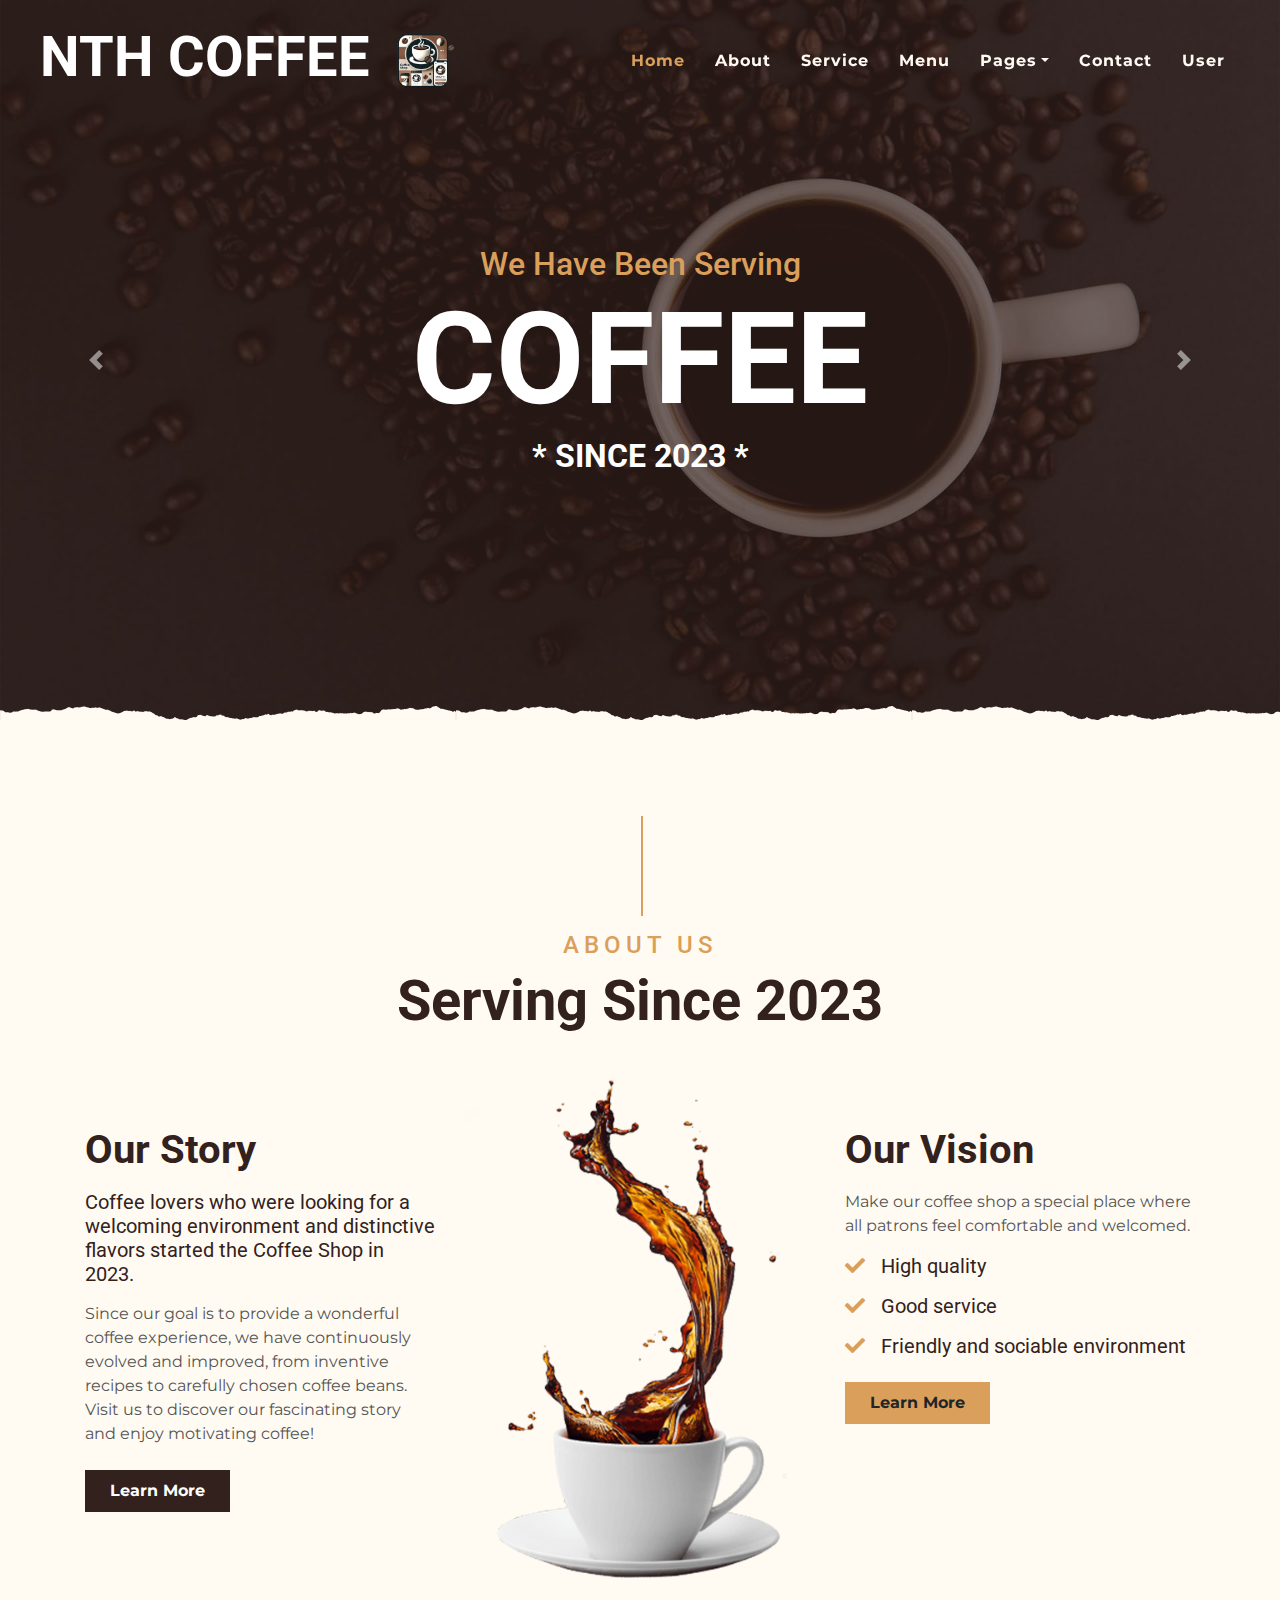
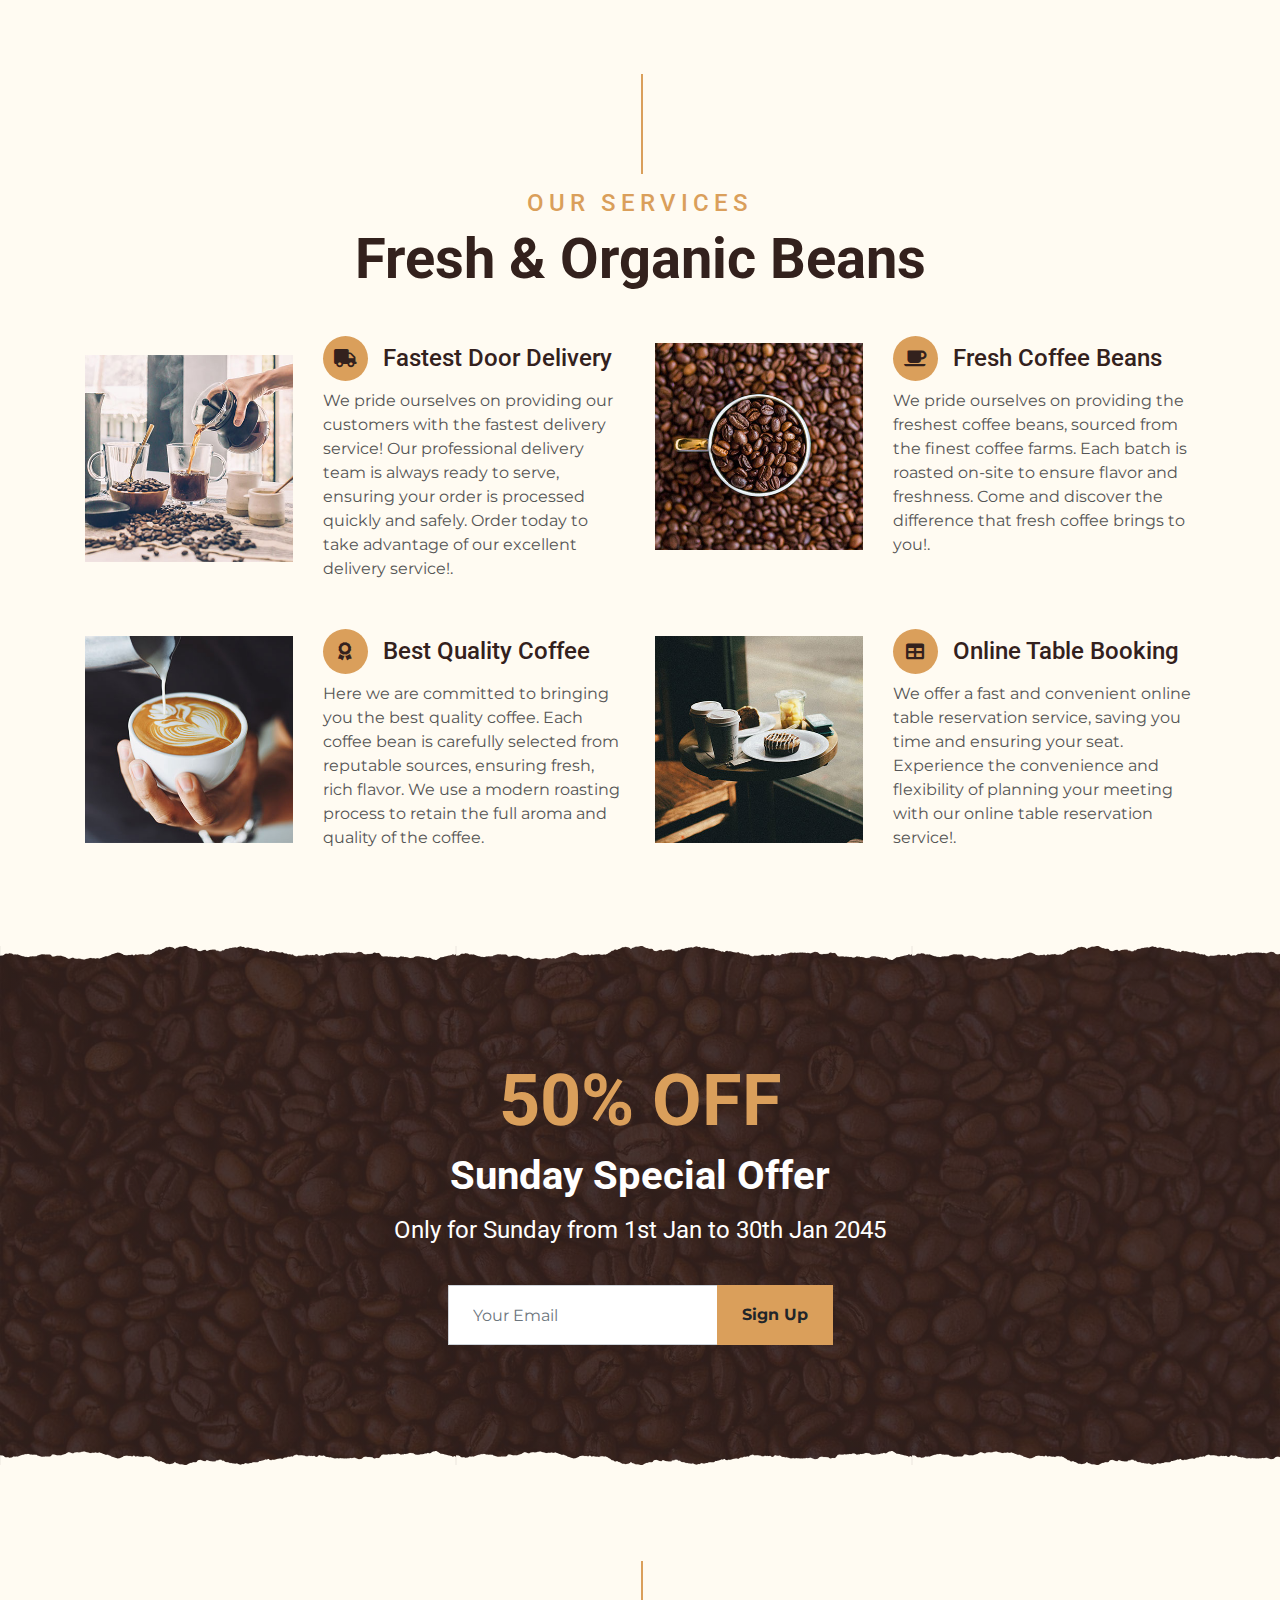
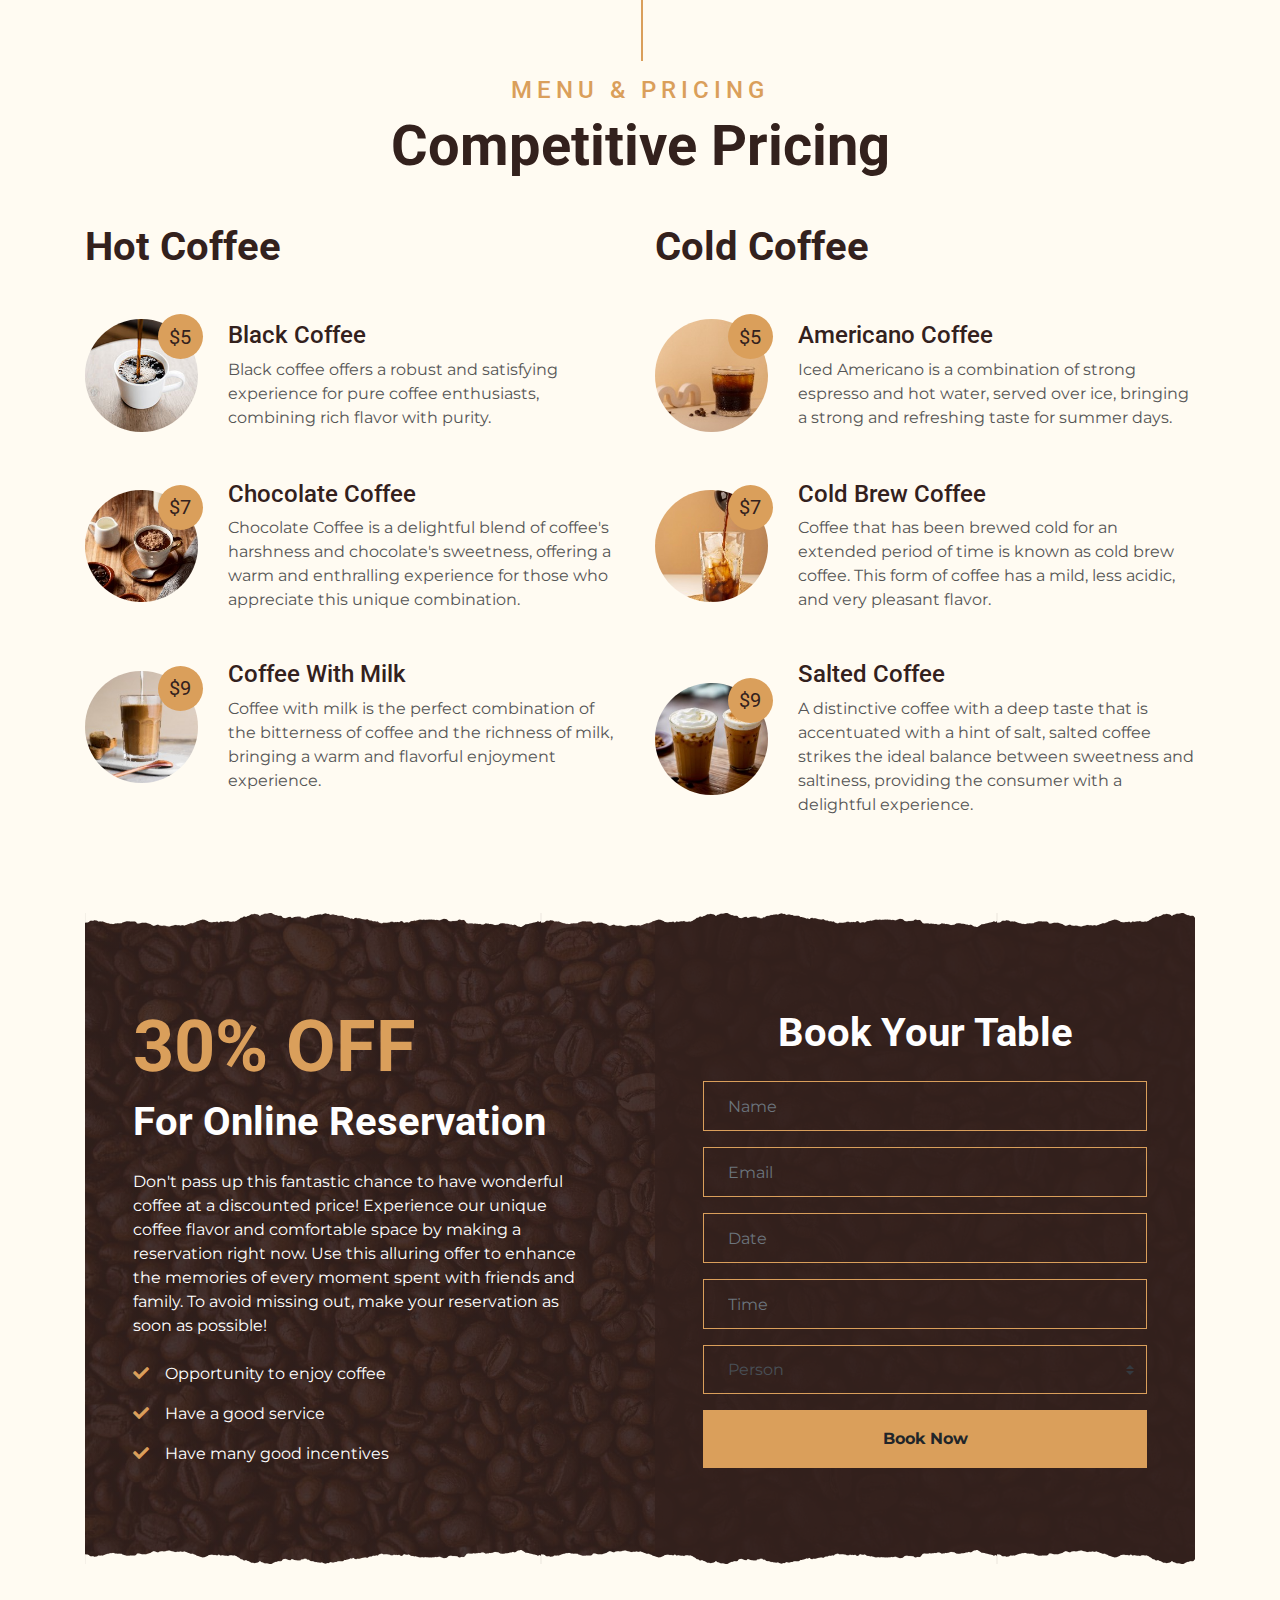
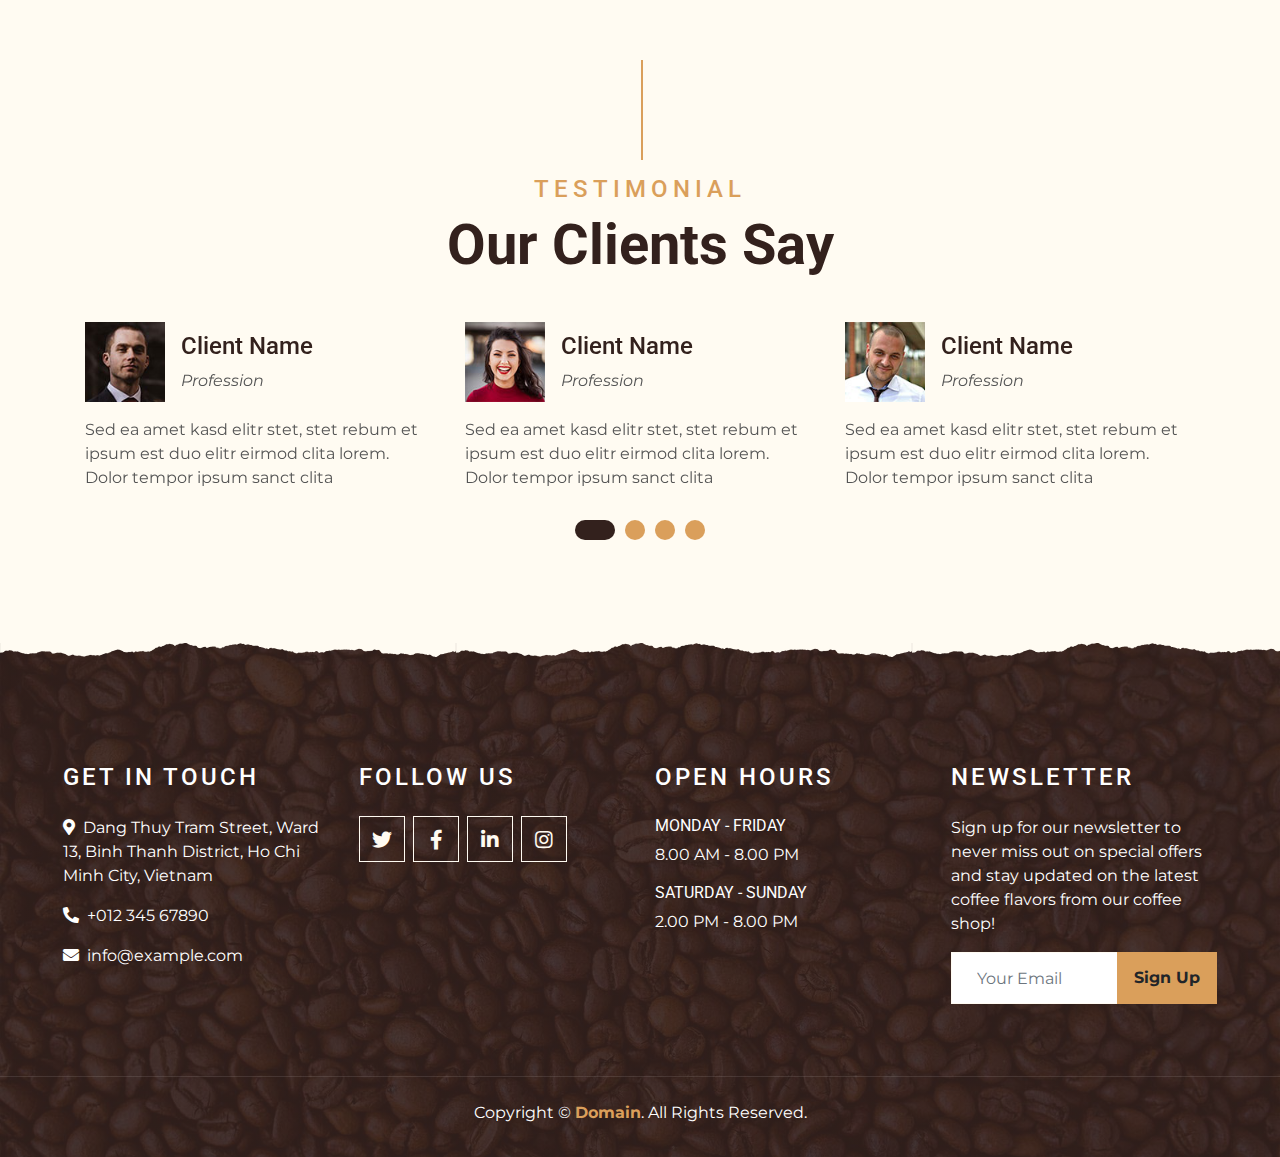
<file: index.html>
<!DOCTYPE html>
<html lang="en">

<head>
    <meta charset="utf-8">
    <title>KOPPEE - Coffee Shop HTML Template</title>
    <meta content="width=device-width, initial-scale=1.0" name="viewport">
    <meta content="Free Website Template" name="keywords">
    <meta content="Free Website Template" name="description">

    <!-- Favicon -->
    <link href="img/favicon.ico" rel="icon">

    <!-- Google Font -->
    <link rel="preconnect" href="https://fonts.gstatic.com">
    <link href="https://fonts.googleapis.com/css2?family=Montserrat:wght@200;400&family=Roboto:wght@400;500;700&display=swap" rel="stylesheet"> 

    <!-- Font Awesome -->
    <link href="https://cdnjs.cloudflare.com/ajax/libs/font-awesome/5.10.0/css/all.min.css" rel="stylesheet">

    <!-- Libraries Stylesheet -->
    <link href="lib/owlcarousel/assets/owl.carousel.min.css" rel="stylesheet">
    <link href="lib/tempusdominus/css/tempusdominus-bootstrap-4.min.css" rel="stylesheet" />

    <!-- Customized Bootstrap Stylesheet -->
    <link href="css/style.min.css" rel="stylesheet">
</head>

<body>
    <!-- Navbar Start -->
    <div class="container-fluid p-0 nav-bar">
        <nav class="navbar navbar-expand-lg bg-none navbar-dark py-3">
            <a href="index.html" class="navbar-brand px-lg-4 m-0">
                <h1 class="m-0 display-4 text-uppercase text-white"> NTH COFFEE <img src="img/logo.png" height="80px"></h1>
            </a>
            <button type="button" class="navbar-toggler" data-toggle="collapse" data-target="#navbarCollapse">
                <span class="navbar-toggler-icon"></span>
            </button>
            <div class="collapse navbar-collapse justify-content-between" id="navbarCollapse">
                <div class="navbar-nav ml-auto p-4">
                    <a href="index.html" class="nav-item nav-link active">Home</a>
                    <a href="about.html" class="nav-item nav-link">About</a>
                    <a href="service.html" class="nav-item nav-link">Service</a>
                    <a href="menu.html" class="nav-item nav-link">Menu</a>
                    <div class="nav-item dropdown">
                        <a href="#" class="nav-link dropdown-toggle" data-toggle="dropdown">Pages</a>
                        <div class="dropdown-menu text-capitalize">
                            <a href="reservation.html" class="dropdown-item">Reservation</a>
                            <a href="testimonial.html" class="dropdown-item">Testimonial</a>
                        </div>
                    </div>
                    <a href="contact.html" class="nav-item nav-link">Contact</a>
                    <a href="user.html" class="nav-item nav-link">User</a>
                </div>
            </div>
        </nav>
    </div>
    <!-- Navbar End -->

    <!-- Carousel Start -->
    <div class="container-fluid p-0 mb-5">
        <div id="blog-carousel" class="carousel slide overlay-bottom" data-ride="carousel">
            <div class="carousel-inner">
                <div class="carousel-item active">
                    <img class="w-100" src="img/carousel-1.jpg" alt="Image">
                    <div class="carousel-caption d-flex flex-column align-items-center justify-content-center">
                        <h2 class="text-primary font-weight-medium m-0">We Have Been Serving</h2>
                        <h1 class="display-1 text-white m-0">COFFEE</h1>
                        <h2 class="text-white m-0">* SINCE 2023 *</h2>
                    </div>
                </div>
                <div class="carousel-item">
                    <img class="w-100" src="img/carousel-2.jpg" alt="Image">
                    <div class="carousel-caption d-flex flex-column align-items-center justify-content-center">
                        <h2 class="text-primary font-weight-medium m-0">We Have Been Serving</h2>
                        <h1 class="display-1 text-white m-0">COFFEE</h1>
                        <h2 class="text-white m-0">* SINCE 2023 *</h2>
                    </div>
                </div>
            </div>
            <a class="carousel-control-prev" href="#blog-carousel" data-slide="prev">
                <span class="carousel-control-prev-icon"></span>
            </a>
            <a class="carousel-control-next" href="#blog-carousel" data-slide="next">
                <span class="carousel-control-next-icon"></span>
            </a>
        </div>
    </div>
    <!-- Carousel End -->


    <!-- About Start -->
    <div class="container-fluid py-5">
        <div class="container">
            <div class="section-title">
                <h4 class="text-primary text-uppercase" style="letter-spacing: 5px;">About Us</h4>
                <h1 class="display-4">Serving Since 2023</h1>
            </div>
            <div class="row">
                <div class="col-lg-4 py-0 py-lg-5">
                    <h1 class="mb-3">Our Story</h1>
                    <h5 class="mb-3">Coffee lovers who were looking for a welcoming environment and distinctive flavors started the Coffee Shop in 2023.</h5>
                    <p> Since our goal is to provide a wonderful coffee experience, we have continuously evolved and improved, from inventive recipes to carefully chosen coffee beans. 
                        Visit us to discover our fascinating story and enjoy motivating coffee!</p>
                    <a href="" class="btn btn-secondary font-weight-bold py-2 px-4 mt-2">Learn More</a>
                </div>
                <div class="col-lg-4 py-5 py-lg-0" style="min-height: 500px;">
                    <div class="position-relative h-100">
                        <img class="position-absolute w-100 h-100" src="img/about.png" style="object-fit: cover;">
                    </div>
                </div>
                <div class="col-lg-4 py-0 py-lg-5">
                    <h1 class="mb-3">Our Vision</h1>
                    <p>Make our coffee shop a special place where all patrons feel comfortable and welcomed.</p>
                    <h5 class="mb-3"><i class="fa fa-check text-primary mr-3"></i>High quality</h5>
                    <h5 class="mb-3"><i class="fa fa-check text-primary mr-3"></i>Good service</h5>
                    <h5 class="mb-3"><i class="fa fa-check text-primary mr-3"></i>Friendly and sociable environment</h5>
                    <a href="" class="btn btn-primary font-weight-bold py-2 px-4 mt-2">Learn More</a>
                </div>
            </div>
        </div>
    </div>
    <!-- About End -->


    <!-- Service Start -->
    <div class="container-fluid pt-5">
        <div class="container">
            <div class="section-title">
                <h4 class="text-primary text-uppercase" style="letter-spacing: 5px;">Our Services</h4>
                <h1 class="display-4">Fresh & Organic Beans</h1>
            </div>
            <div class="row">
                <div class="col-lg-6 mb-5">
                    <div class="row align-items-center">
                        <div class="col-sm-5">
                            <img class="img-fluid mb-3 mb-sm-0" src="img/service-1.jpg" alt="">
                        </div>
                        <div class="col-sm-7">
                            <h4><i class="fa fa-truck service-icon"></i>Fastest Door Delivery</h4>
                            <p class="m-0">We pride ourselves on providing our customers with the fastest delivery service! 
                                Our professional delivery team is always ready to serve, ensuring your order is processed quickly and safely. 
                                Order today to take advantage of our excellent delivery service!.</p>
                        </div>
                    </div>
                </div>
                <div class="col-lg-6 mb-5">
                    <div class="row align-items-center">
                        <div class="col-sm-5">
                            <img class="img-fluid mb-3 mb-sm-0" src="img/service-2.jpg" alt="">
                        </div>
                        <div class="col-sm-7">
                            <h4><i class="fa fa-coffee service-icon"></i>Fresh Coffee Beans</h4>
                            <p class="m-0">We pride ourselves on providing the freshest coffee beans, sourced from the finest coffee farms.
                                Each batch is roasted on-site to ensure flavor and freshness.
                                Come and discover the difference that fresh coffee brings to you!.
                                </p>
                        </div>
                    </div>
                </div>
                <div class="col-lg-6 mb-5">
                    <div class="row align-items-center">
                        <div class="col-sm-5">
                            <img class="img-fluid mb-3 mb-sm-0" src="img/service-3.jpg" alt="">
                        </div>
                        <div class="col-sm-7">
                            <h4><i class="fa fa-award service-icon"></i>Best Quality Coffee</h4>
                            <p class="m-0">Here we are committed to bringing you the best quality coffee.
                                Each coffee bean is carefully selected from reputable sources, ensuring fresh, rich flavor.
                                We use a modern roasting process to retain the full aroma and quality of the coffee.</p>
                        </div>
                    </div>
                </div>
                <div class="col-lg-6 mb-5">
                    <div class="row align-items-center">
                        <div class="col-sm-5">
                            <img class="img-fluid mb-3 mb-sm-0" src="img/service-4.jpg" alt="">
                        </div>
                        <div class="col-sm-7">
                            <h4><i class="fa fa-table service-icon"></i>Online Table Booking</h4>
                            <p class="m-0">We offer a fast and convenient online table reservation service, saving you time and ensuring your seat.
                                Experience the convenience and flexibility of planning your meeting with our online table reservation service!.</p>
                        </div>
                    </div>
                </div>
            </div>
        </div>
    </div>
    <!-- Service End -->


    <!-- Offer Start -->
    <div class="offer container-fluid my-5 py-5 text-center position-relative overlay-top overlay-bottom">
        <div class="container py-5">
            <h1 class="display-3 text-primary mt-3">50% OFF</h1>
            <h1 class="text-white mb-3">Sunday Special Offer</h1>
            <h4 class="text-white font-weight-normal mb-4 pb-3">Only for Sunday from 1st Jan to 30th Jan 2045</h4>
            <form class="form-inline justify-content-center mb-4">
                <div class="input-group">
                    <input type="text" class="form-control p-4" placeholder="Your Email" style="height: 60px;">
                    <div class="input-group-append">
                        <button class="btn btn-primary font-weight-bold px-4" type="submit">Sign Up</button>
                    </div>
                </div>
            </form>
        </div>
    </div>
    <!-- Offer End -->


    <!-- Menu Start -->
    <div class="container-fluid pt-5">
        <div class="container">
            <div class="section-title">
                <h4 class="text-primary text-uppercase" style="letter-spacing: 5px;">Menu & Pricing</h4>
                <h1 class="display-4">Competitive Pricing</h1>
            </div>
            <div class="row">
                <div class="col-lg-6">
                    <h1 class="mb-5">Hot Coffee</h1>
                    <div class="row align-items-center mb-5">
                        <div class="col-4 col-sm-3">
                            <img class="w-100 rounded-circle mb-3 mb-sm-0" src="img/menu-1.jpg" alt="">
                            <h5 class="menu-price">$5</h5>
                        </div>
                        <div class="col-8 col-sm-9">
                            <h4>Black Coffee</h4>
                            <p class="m-0">Black coffee offers a robust and satisfying experience for pure coffee enthusiasts, combining rich flavor with purity.</p>
                        </div>
                    </div>
                    <div class="row align-items-center mb-5">
                        <div class="col-4 col-sm-3">
                            <img class="w-100 rounded-circle mb-3 mb-sm-0" src="img/menu-2.jpg" alt="">
                            <h5 class="menu-price">$7</h5>
                        </div>
                        <div class="col-8 col-sm-9">
                            <h4>Chocolate Coffee</h4>
                            <p class="m-0">Chocolate Coffee is a delightful blend of coffee's harshness and chocolate's sweetness, 
                                offering a warm and enthralling experience for those who appreciate this unique combination.</p>
                        </div>
                    </div>
                    <div class="row align-items-center mb-5">
                        <div class="col-4 col-sm-3">
                            <img class="w-100 rounded-circle mb-3 mb-sm-0" src="img/menu-3.jpg" alt="">
                            <h5 class="menu-price">$9</h5>
                        </div>
                        <div class="col-8 col-sm-9">
                            <h4>Coffee With Milk</h4>
                            <p class="m-0">Coffee with milk is the perfect combination of the bitterness of coffee and the richness of milk, 
                                bringing a warm and flavorful enjoyment experience.</p>
                        </div>
                    </div>
                </div>
                <div class="col-lg-6">
                    <h1 class="mb-5">Cold Coffee</h1>
                    <div class="row align-items-center mb-5">
                        <div class="col-4 col-sm-3">
                            <img class="w-100 rounded-circle mb-3 mb-sm-0" src="img/menu-4.jpg" alt="">
                            <h5 class="menu-price">$5</h5>
                        </div>
                        <div class="col-8 col-sm-9">
                            <h4>Americano Coffee</h4>
                            <p class="m-0">Iced Americano is a combination of strong espresso and hot water, served over ice, 
                                bringing a strong and refreshing taste for summer days.                 
                        </div>
                    </div>
                    <div class="row align-items-center mb-5">
                        <div class="col-4 col-sm-3">
                            <img class="w-100 rounded-circle mb-3 mb-sm-0" src="img/menu-5.jpg" alt="">
                            <h5 class="menu-price">$7</h5>
                        </div>
                        <div class="col-8 col-sm-9">
                            <h4>Cold Brew Coffee</h4>
                            <p class="m-0">Coffee that has been brewed cold for an extended period of time is known as cold brew coffee. 
                                This form of coffee has a mild, less acidic, and very pleasant flavor.</p>
                        </div>
                    </div>
                    <div class="row align-items-center mb-5">
                        <div class="col-4 col-sm-3">
                            <img class="w-100 rounded-circle mb-3 mb-sm-0" src="img/menu-6.jpg" alt="">
                            <h5 class="menu-price">$9</h5>
                        </div>
                        <div class="col-8 col-sm-9">
                            <h4>Salted Coffee</h4>
                            <p class="m-0">A distinctive coffee with a deep taste that is accentuated with a hint of salt, 
                                salted coffee strikes the ideal balance between sweetness and saltiness, 
                                providing the consumer with a delightful experience.</p>
                        </div>
                    </div>
                </div>
            </div>
        </div>
    </div>
    <!-- Menu End -->


    <!-- Reservation Start -->
    <div class="container-fluid my-5">
        <div class="container">
            <div class="reservation position-relative overlay-top overlay-bottom">
                <div class="row align-items-center">
                    <div class="col-lg-6 my-5 my-lg-0">
                        <div class="p-5">
                            <div class="mb-4">
                                <h1 class="display-3 text-primary">30% OFF</h1>
                                <h1 class="text-white">For Online Reservation</h1>
                            </div>
                            <p class="text-white">Don't pass up this fantastic chance to have wonderful coffee at a discounted price! 
                                Experience our unique coffee flavor and comfortable space by making a reservation right now. 
                                Use this alluring offer to enhance the memories of every moment spent with friends and family.

                                To avoid missing out, make your reservation as soon as possible!</p>
                            <ul class="list-inline text-white m-0">
                                <li class="py-2"><i class="fa fa-check text-primary mr-3"></i>Opportunity to enjoy coffee</li>
                                <li class="py-2"><i class="fa fa-check text-primary mr-3"></i>Have a good service</li>
                                <li class="py-2"><i class="fa fa-check text-primary mr-3"></i>Have many good incentives</li>
                            </ul>
                        </div>
                    </div>
                    <div class="col-lg-6">
                        <div class="text-center p-5" style="background: rgba(51, 33, 29, .8);">
                            <h1 class="text-white mb-4 mt-5">Book Your Table</h1>
                            <form class="mb-5">
                                <div class="form-group">
                                    <input type="text" class="form-control bg-transparent border-primary p-4" placeholder="Name"
                                        required="required" />
                                </div>
                                <div class="form-group">
                                    <input type="email" class="form-control bg-transparent border-primary p-4" placeholder="Email"
                                        required="required" />
                                </div>
                                <div class="form-group">
                                    <div class="date" id="date" data-target-input="nearest">
                                        <input type="text" class="form-control bg-transparent border-primary p-4 datetimepicker-input" placeholder="Date" data-target="#date" data-toggle="datetimepicker"/>
                                    </div>
                                </div>
                                <div class="form-group">
                                    <div class="time" id="time" data-target-input="nearest">
                                        <input type="text" class="form-control bg-transparent border-primary p-4 datetimepicker-input" placeholder="Time" data-target="#time" data-toggle="datetimepicker"/>
                                    </div>
                                </div>
                                <div class="form-group">
                                    <select class="custom-select bg-transparent border-primary px-4" style="height: 49px;">
                                        <option selected>Person</option>
                                        <option value="1">Person 1</option>
                                        <option value="2">Person 2</option>
                                        <option value="3">Person 3</option>
                                        <option value="3">Person 4</option>
                                    </select>
                                </div>
                                
                                <div>
                                    <button class="btn btn-primary btn-block font-weight-bold py-3" type="submit">Book Now</button>
                                </div>
                            </form>
                        </div>
                    </div>
                </div>
            </div>
        </div>
    </div>
    <!-- Reservation End -->


    <!-- Testimonial Start -->
    <div class="container-fluid py-5">
        <div class="container">
            <div class="section-title">
                <h4 class="text-primary text-uppercase" style="letter-spacing: 5px;">Testimonial</h4>
                <h1 class="display-4">Our Clients Say</h1>
            </div>
            <div class="owl-carousel testimonial-carousel">
                <div class="testimonial-item">
                    <div class="d-flex align-items-center mb-3">
                        <img class="img-fluid" src="img/testimonial-1.jpg" alt="">
                        <div class="ml-3">
                            <h4>Client Name</h4>
                            <i>Profession</i>
                        </div>
                    </div>
                    <p class="m-0">Sed ea amet kasd elitr stet, stet rebum et ipsum est duo elitr eirmod clita lorem. Dolor tempor ipsum sanct clita</p>
                </div>
                <div class="testimonial-item">
                    <div class="d-flex align-items-center mb-3">
                        <img class="img-fluid" src="img/testimonial-2.jpg" alt="">
                        <div class="ml-3">
                            <h4>Client Name</h4>
                            <i>Profession</i>
                        </div>
                    </div>
                    <p class="m-0">Sed ea amet kasd elitr stet, stet rebum et ipsum est duo elitr eirmod clita lorem. Dolor tempor ipsum sanct clita</p>
                </div>
                <div class="testimonial-item">
                    <div class="d-flex align-items-center mb-3">
                        <img class="img-fluid" src="img/testimonial-3.jpg" alt="">
                        <div class="ml-3">
                            <h4>Client Name</h4>
                            <i>Profession</i>
                        </div>
                    </div>
                    <p class="m-0">Sed ea amet kasd elitr stet, stet rebum et ipsum est duo elitr eirmod clita lorem. Dolor tempor ipsum sanct clita</p>
                </div>
                <div class="testimonial-item">
                    <div class="d-flex align-items-center mb-3">
                        <img class="img-fluid" src="img/testimonial-4.jpg" alt="">
                        <div class="ml-3">
                            <h4>Client Name</h4>
                            <i>Profession</i>
                        </div>
                    </div>
                    <p class="m-0">Sed ea amet kasd elitr stet, stet rebum et ipsum est duo elitr eirmod clita lorem. Dolor tempor ipsum sanct clita</p>
                </div>
            </div>
        </div>
    </div>
    <!-- Testimonial End -->


    <!-- Footer Start -->
    <div class="container-fluid footer text-white mt-5 pt-5 px-0 position-relative overlay-top">
        <div class="row mx-0 pt-5 px-sm-3 px-lg-5 mt-4">
            <div class="col-lg-3 col-md-6 mb-5">
                <h4 class="text-white text-uppercase mb-4" style="letter-spacing: 3px;">Get In Touch</h4>
                <p><i class="fa fa-map-marker-alt mr-2"></i>Dang Thuy Tram Street, Ward 13, Binh Thanh District, Ho Chi Minh City, Vietnam</p>
                <p><i class="fa fa-phone-alt mr-2"></i>+012 345 67890</p>
                <p class="m-0"><i class="fa fa-envelope mr-2"></i>info@example.com</p>
            </div>
            <div class="col-lg-3 col-md-6 mb-5">
                <h4 class="text-white text-uppercase mb-4" style="letter-spacing: 3px;">Follow Us</h4>
                <div class="d-flex justify-content-start">
                    <a class="btn btn-lg btn-outline-light btn-lg-square mr-2" href="#"><i class="fab fa-twitter"></i></a>
                    <a class="btn btn-lg btn-outline-light btn-lg-square mr-2" href="#"><i class="fab fa-facebook-f"></i></a>
                    <a class="btn btn-lg btn-outline-light btn-lg-square mr-2" href="#"><i class="fab fa-linkedin-in"></i></a>
                    <a class="btn btn-lg btn-outline-light btn-lg-square" href="#"><i class="fab fa-instagram"></i></a>
                </div>
            </div>
            <div class="col-lg-3 col-md-6 mb-5">
                <h4 class="text-white text-uppercase mb-4" style="letter-spacing: 3px;">Open Hours</h4>
                <div>
                    <h6 class="text-white text-uppercase">Monday - Friday</h6>
                    <p>8.00 AM - 8.00 PM</p>
                    <h6 class="text-white text-uppercase">Saturday - Sunday</h6>
                    <p>2.00 PM - 8.00 PM</p>
                </div>
            </div>
            <div class="col-lg-3 col-md-6 mb-5">
                <h4 class="text-white text-uppercase mb-4" style="letter-spacing: 3px;">Newsletter</h4>
                <p>Sign up for our newsletter to never miss out on special offers and stay updated on the latest coffee flavors from our coffee shop!</p>
                <div class="w-100">
                    <div class="input-group">
                        <input type="text" class="form-control border-light" style="padding: 25px;" placeholder="Your Email">
                        <div class="input-group-append">
                            <button class="btn btn-primary font-weight-bold px-3">Sign Up</button>
                        </div>
                    </div>
                </div>
            </div>
        </div>
        <div class="container-fluid text-center text-white border-top mt-4 py-4 px-sm-3 px-md-5" style="border-color: rgba(256, 256, 256, .1) !important;">
            <p class="mb-2 text-white">Copyright &copy; <a class="font-weight-bold" href="#">Domain</a>. All Rights Reserved.</a></p>
            
        </div>
    </div>
    <!-- Footer End -->


    <!-- Back to Top -->
    <a href="#" class="btn btn-lg btn-primary btn-lg-square back-to-top"><i class="fa fa-angle-double-up"></i></a>


    <!-- JavaScript Libraries -->
    <script src="https://code.jquery.com/jquery-3.4.1.min.js"></script>
    <script src="https://stackpath.bootstrapcdn.com/bootstrap/4.4.1/js/bootstrap.bundle.min.js"></script>
    <script src="lib/easing/easing.min.js"></script>
    <script src="lib/waypoints/waypoints.min.js"></script>
    <script src="lib/owlcarousel/owl.carousel.min.js"></script>
    <script src="lib/tempusdominus/js/moment.min.js"></script>
    <script src="lib/tempusdominus/js/moment-timezone.min.js"></script>
    <script src="lib/tempusdominus/js/tempusdominus-bootstrap-4.min.js"></script>

    <!-- Contact Javascript File -->
    <script src="mail/jqBootstrapValidation.min.js"></script>
    <script src="mail/contact.js"></script>

    <!-- Template Javascript -->
    <script src="js/main.js"></script>
</body>

</html>
</file>
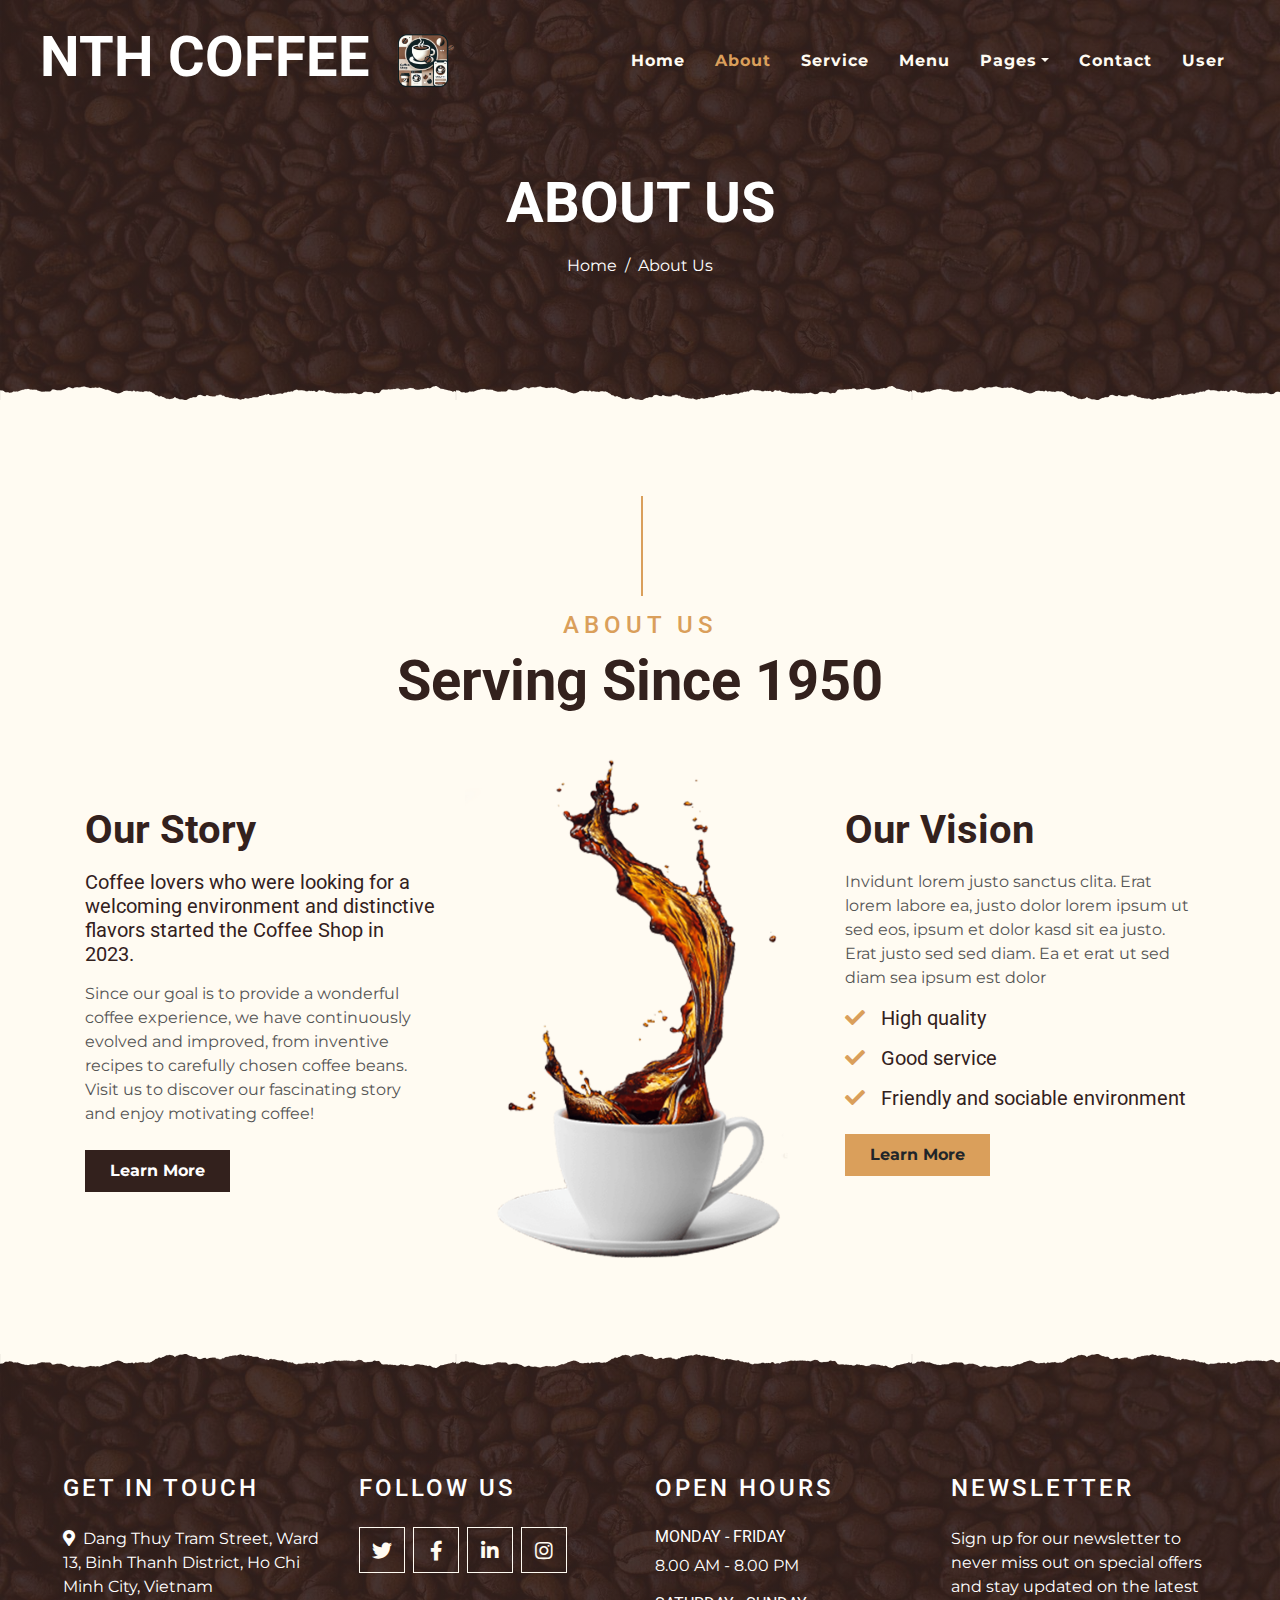
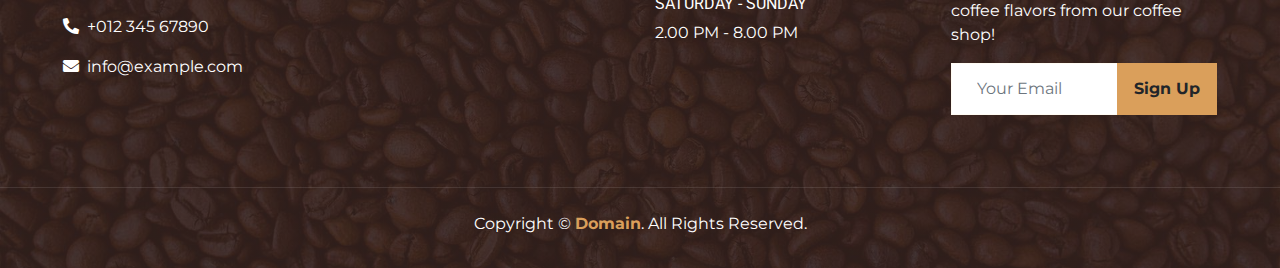
<file: about.html>
<!DOCTYPE html>
<html lang="en">

<head>
    <meta charset="utf-8">
    <title>KOPPEE - Coffee Shop HTML Template</title>
    <meta content="width=device-width, initial-scale=1.0" name="viewport">
    <meta content="Free Website Template" name="keywords">
    <meta content="Free Website Template" name="description">

    <!-- Favicon -->
    <link href="img/favicon.ico" rel="icon">

    <!-- Google Font -->
    <link rel="preconnect" href="https://fonts.gstatic.com">
    <link href="https://fonts.googleapis.com/css2?family=Montserrat:wght@200;400&family=Roboto:wght@400;500;700&display=swap" rel="stylesheet"> 

    <!-- Font Awesome -->
    <link href="https://cdnjs.cloudflare.com/ajax/libs/font-awesome/5.10.0/css/all.min.css" rel="stylesheet">

    <!-- Libraries Stylesheet -->
    <link href="lib/owlcarousel/assets/owl.carousel.min.css" rel="stylesheet">
    <link href="lib/tempusdominus/css/tempusdominus-bootstrap-4.min.css" rel="stylesheet" />

    <!-- Customized Bootstrap Stylesheet -->
    <link href="css/style.min.css" rel="stylesheet">
</head>

<body>
    <!-- Navbar Start -->
    <div class="container-fluid p-0 nav-bar">
        <nav class="navbar navbar-expand-lg bg-none navbar-dark py-3">
            <a href="index.html" class="navbar-brand px-lg-4 m-0">
                <h1 class="m-0 display-4 text-uppercase text-white"> NTH COFFEE <img src="img/logo.png" height="80px"></h1>
            </a>
            <button type="button" class="navbar-toggler" data-toggle="collapse" data-target="#navbarCollapse">
                <span class="navbar-toggler-icon"></span>
            </button>
            <div class="collapse navbar-collapse justify-content-between" id="navbarCollapse">
                <div class="navbar-nav ml-auto p-4">
                    <a href="index.html" class="nav-item nav-link">Home</a>
                    <a href="about.html" class="nav-item nav-link active">About</a>
                    <a href="service.html" class="nav-item nav-link">Service</a>
                    <a href="menu.html" class="nav-item nav-link">Menu</a>
                    <div class="nav-item dropdown">
                        <a href="#" class="nav-link dropdown-toggle" data-toggle="dropdown">Pages</a>
                        <div class="dropdown-menu text-capitalize">
                            <a href="reservation.html" class="dropdown-item">Reservation</a>
                            <a href="testimonial.html" class="dropdown-item">Testimonial</a>
                        </div>
                    </div>
                    <a href="contact.html" class="nav-item nav-link">Contact</a>
                    <a href="user.html" class="nav-item nav-link">User</a>
                </div>
            </div>
        </nav>
    </div>
    <!-- Navbar End -->


    <!-- Page Header Start -->
    <div class="container-fluid page-header mb-5 position-relative overlay-bottom">
        <div class="d-flex flex-column align-items-center justify-content-center pt-0 pt-lg-5" style="min-height: 400px">
            <h1 class="display-4 mb-3 mt-0 mt-lg-5 text-white text-uppercase">About Us</h1>
            <div class="d-inline-flex mb-lg-5">
                <p class="m-0 text-white"><a class="text-white" href="">Home</a></p>
                <p class="m-0 text-white px-2">/</p>
                <p class="m-0 text-white">About Us</p>
            </div>
        </div>
    </div>
    <!-- Page Header End -->


    <!-- About Start -->
    <div class="container-fluid py-5">
        <div class="container">
            <div class="section-title">
                <h4 class="text-primary text-uppercase" style="letter-spacing: 5px;">About Us</h4>
                <h1 class="display-4">Serving Since 1950</h1>
            </div>
            <div class="row">
                <div class="col-lg-4 py-0 py-lg-5">
                    <h1 class="mb-3">Our Story</h1>
                    <h5 class="mb-3">Coffee lovers who were looking for a welcoming environment and distinctive flavors started the Coffee Shop in 2023.</h5>
                    <p> Since our goal is to provide a wonderful coffee experience, we have continuously evolved and improved, from inventive recipes to carefully chosen coffee beans. 
                        Visit us to discover our fascinating story and enjoy motivating coffee!</p>
                    <a href="" class="btn btn-secondary font-weight-bold py-2 px-4 mt-2">Learn More</a>
                </div>
                <div class="col-lg-4 py-5 py-lg-0" style="min-height: 500px;">
                    <div class="position-relative h-100">
                        <img class="position-absolute w-100 h-100" src="img/about.png" style="object-fit: cover;">
                    </div>
                </div>
                <div class="col-lg-4 py-0 py-lg-5">
                    <h1 class="mb-3">Our Vision</h1>
                    <p>Invidunt lorem justo sanctus clita. Erat lorem labore ea, justo dolor lorem ipsum ut sed eos, ipsum et dolor kasd sit ea justo. Erat justo sed sed diam. Ea et erat ut sed diam sea ipsum est dolor</p>
                    <h5 class="mb-3"><i class="fa fa-check text-primary mr-3"></i>High quality</h5>
                    <h5 class="mb-3"><i class="fa fa-check text-primary mr-3"></i>Good service</h5>
                    <h5 class="mb-3"><i class="fa fa-check text-primary mr-3"></i>Friendly and sociable environment</h5>
                    <a href="" class="btn btn-primary font-weight-bold py-2 px-4 mt-2">Learn More</a>
                </div>
            </div>
        </div>
    </div>
    <!-- About End -->


    <!-- Footer Start -->
    <div class="container-fluid footer text-white mt-5 pt-5 px-0 position-relative overlay-top">
        <div class="row mx-0 pt-5 px-sm-3 px-lg-5 mt-4">
            <div class="col-lg-3 col-md-6 mb-5">
                <h4 class="text-white text-uppercase mb-4" style="letter-spacing: 3px;">Get In Touch</h4>
                <p><i class="fa fa-map-marker-alt mr-2"></i>Dang Thuy Tram Street, Ward 13, Binh Thanh District, Ho Chi Minh City, Vietnam</p>
                <p><i class="fa fa-phone-alt mr-2"></i>+012 345 67890</p>
                <p class="m-0"><i class="fa fa-envelope mr-2"></i>info@example.com</p>
            </div>
            <div class="col-lg-3 col-md-6 mb-5">
                <h4 class="text-white text-uppercase mb-4" style="letter-spacing: 3px;">Follow Us</h4>
                <div class="d-flex justify-content-start">
                    <a class="btn btn-lg btn-outline-light btn-lg-square mr-2" href="#"><i class="fab fa-twitter"></i></a>
                    <a class="btn btn-lg btn-outline-light btn-lg-square mr-2" href="#"><i class="fab fa-facebook-f"></i></a>
                    <a class="btn btn-lg btn-outline-light btn-lg-square mr-2" href="#"><i class="fab fa-linkedin-in"></i></a>
                    <a class="btn btn-lg btn-outline-light btn-lg-square" href="#"><i class="fab fa-instagram"></i></a>
                </div>
            </div>
            <div class="col-lg-3 col-md-6 mb-5">
                <h4 class="text-white text-uppercase mb-4" style="letter-spacing: 3px;">Open Hours</h4>
                <div>
                    <h6 class="text-white text-uppercase">Monday - Friday</h6>
                    <p>8.00 AM - 8.00 PM</p>
                    <h6 class="text-white text-uppercase">Saturday - Sunday</h6>
                    <p>2.00 PM - 8.00 PM</p>
                </div>
            </div>
            <div class="col-lg-3 col-md-6 mb-5">
                <h4 class="text-white text-uppercase mb-4" style="letter-spacing: 3px;">Newsletter</h4>
                <p>Sign up for our newsletter to never miss out on special offers and stay updated on the latest coffee flavors from our coffee shop!</p>
                <div class="w-100">
                    <div class="input-group">
                        <input type="text" class="form-control border-light" style="padding: 25px;" placeholder="Your Email">
                        <div class="input-group-append">
                            <button class="btn btn-primary font-weight-bold px-3">Sign Up</button>
                        </div>
                    </div>
                </div>
            </div>
        </div>
        <div class="container-fluid text-center text-white border-top mt-4 py-4 px-sm-3 px-md-5" style="border-color: rgba(256, 256, 256, .1) !important;">
            <p class="mb-2 text-white">Copyright &copy; <a class="font-weight-bold" href="#">Domain</a>. All Rights Reserved.</a></p>
        </div>
    </div>
    <!-- Footer End -->


    <!-- Back to Top -->
    <a href="#" class="btn btn-lg btn-primary btn-lg-square back-to-top"><i class="fa fa-angle-double-up"></i></a>


    <!-- JavaScript Libraries -->
    <script src="https://code.jquery.com/jquery-3.4.1.min.js"></script>
    <script src="https://stackpath.bootstrapcdn.com/bootstrap/4.4.1/js/bootstrap.bundle.min.js"></script>
    <script src="lib/easing/easing.min.js"></script>
    <script src="lib/waypoints/waypoints.min.js"></script>
    <script src="lib/owlcarousel/owl.carousel.min.js"></script>
    <script src="lib/tempusdominus/js/moment.min.js"></script>
    <script src="lib/tempusdominus/js/moment-timezone.min.js"></script>
    <script src="lib/tempusdominus/js/tempusdominus-bootstrap-4.min.js"></script>

    <!-- Contact Javascript File -->
    <script src="mail/jqBootstrapValidation.min.js"></script>
    <script src="mail/contact.js"></script>

    <!-- Template Javascript -->
    <script src="js/main.js"></script>
</body>

</html>
</file>
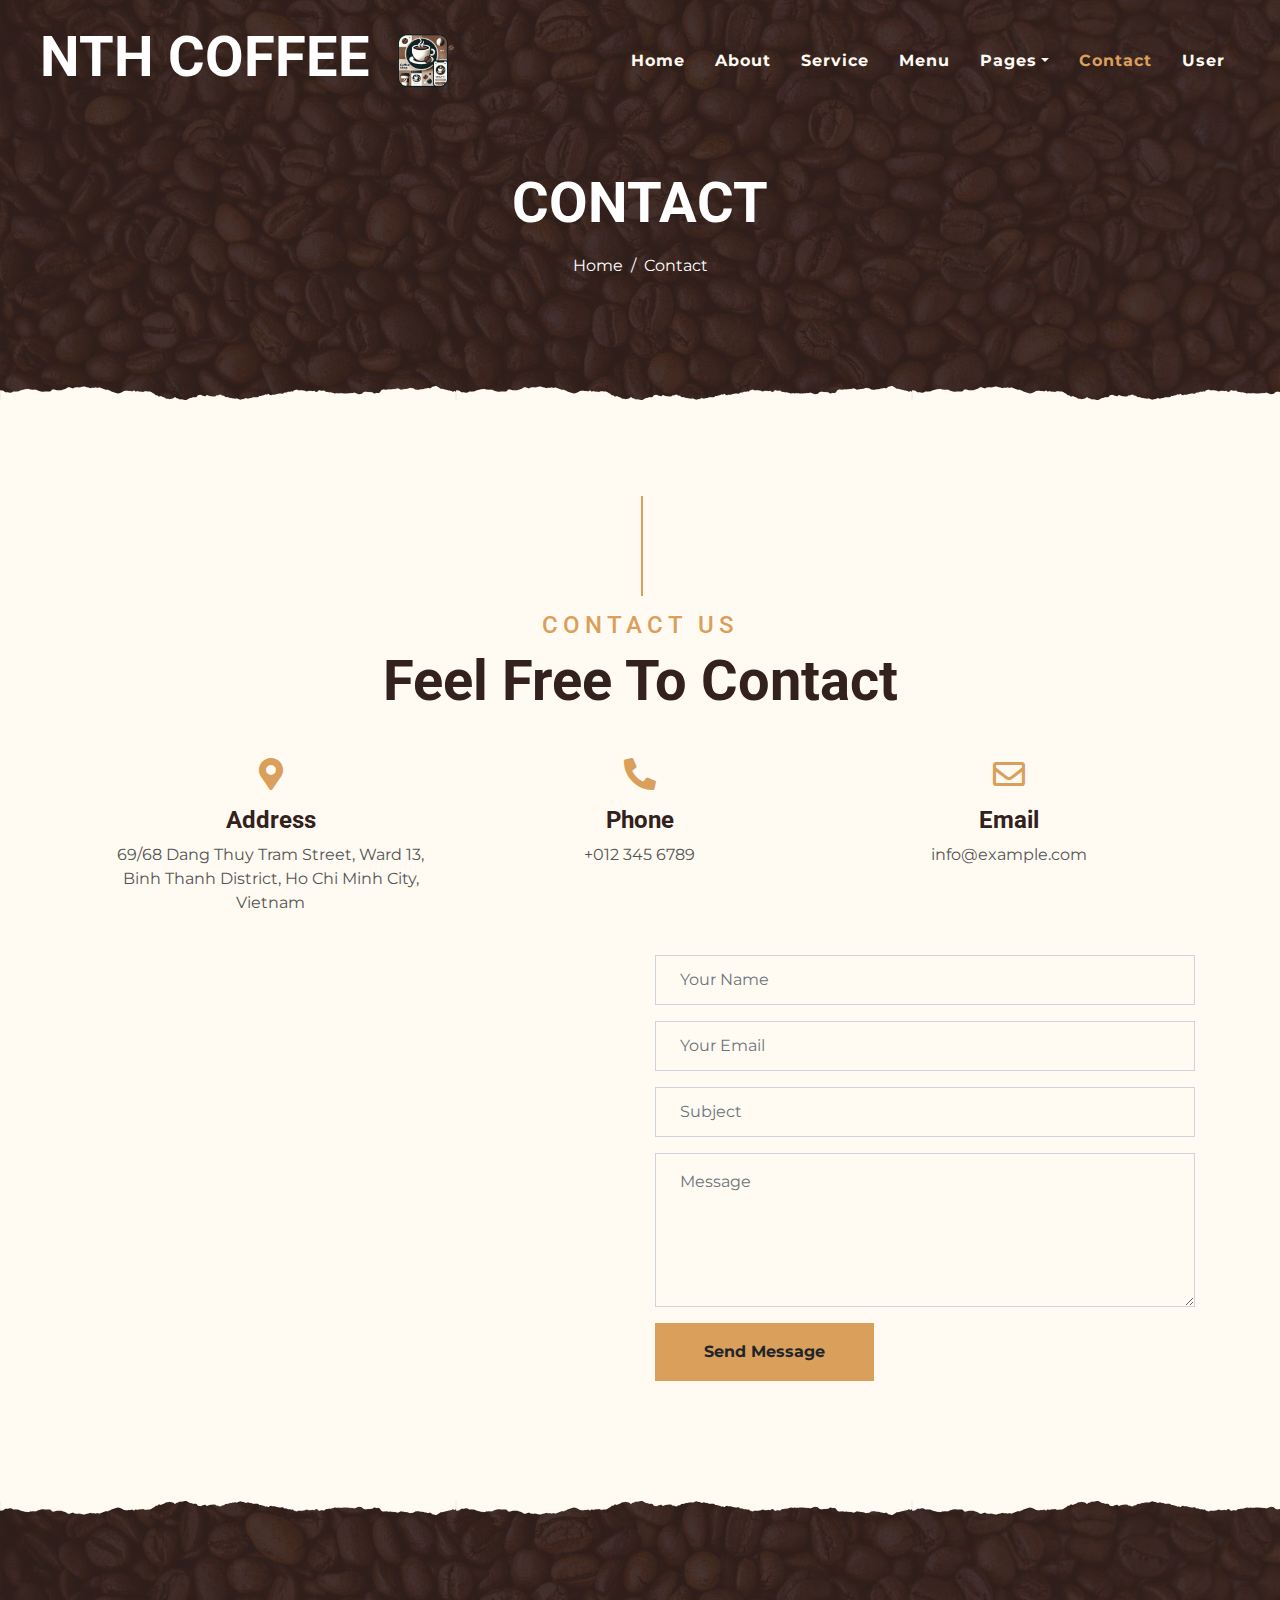
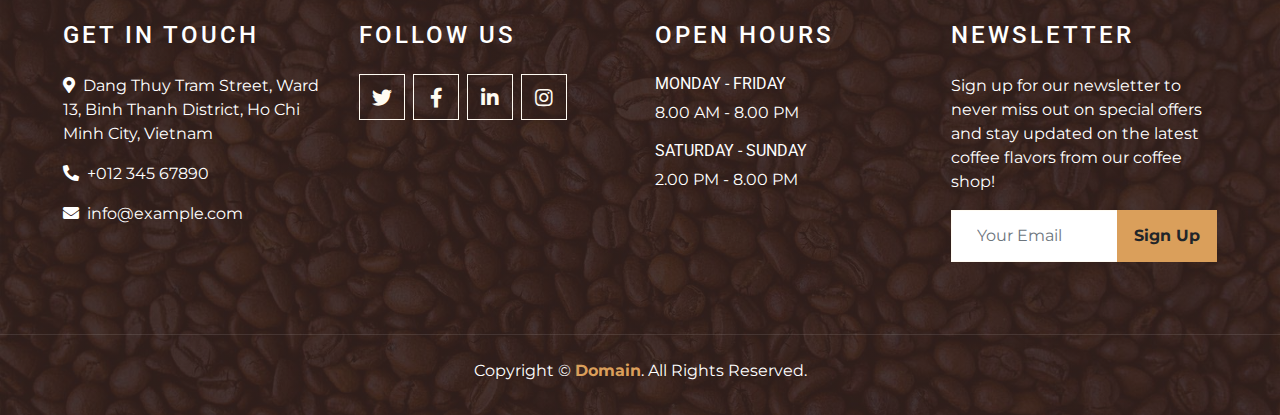
<file: contact.html>
<!DOCTYPE html>
<html lang="en">

<head>
    <meta charset="utf-8">
    <title>KOPPEE - Coffee Shop HTML Template</title>
    <meta content="width=device-width, initial-scale=1.0" name="viewport">
    <meta content="Free Website Template" name="keywords">
    <meta content="Free Website Template" name="description">

    <!-- Favicon -->
    <link href="img/favicon.ico" rel="icon">

    <!-- Google Font -->
    <link rel="preconnect" href="https://fonts.gstatic.com">
    <link href="https://fonts.googleapis.com/css2?family=Montserrat:wght@200;400&family=Roboto:wght@400;500;700&display=swap" rel="stylesheet"> 

    <!-- Font Awesome -->
    <link href="https://cdnjs.cloudflare.com/ajax/libs/font-awesome/5.10.0/css/all.min.css" rel="stylesheet">

    <!-- Libraries Stylesheet -->
    <link href="lib/owlcarousel/assets/owl.carousel.min.css" rel="stylesheet">
    <link href="lib/tempusdominus/css/tempusdominus-bootstrap-4.min.css" rel="stylesheet" />

    <!-- Customized Bootstrap Stylesheet -->
    <link href="css/style.min.css" rel="stylesheet">
</head>

<body>
    <!-- Navbar Start -->
    <div class="container-fluid p-0 nav-bar">
        <nav class="navbar navbar-expand-lg bg-none navbar-dark py-3">
            <a href="index.html" class="navbar-brand px-lg-4 m-0">
                <h1 class="m-0 display-4 text-uppercase text-white"> NTH COFFEE <img src="img/logo.png" height="80px"></h1>
            </a>
            <button type="button" class="navbar-toggler" data-toggle="collapse" data-target="#navbarCollapse">
                <span class="navbar-toggler-icon"></span>
            </button>
            <div class="collapse navbar-collapse justify-content-between" id="navbarCollapse">
                <div class="navbar-nav ml-auto p-4">
                    <a href="index.html" class="nav-item nav-link">Home</a>
                    <a href="about.html" class="nav-item nav-link">About</a>
                    <a href="service.html" class="nav-item nav-link">Service</a>
                    <a href="menu.html" class="nav-item nav-link">Menu</a>
                    <div class="nav-item dropdown">
                        <a href="#" class="nav-link dropdown-toggle" data-toggle="dropdown">Pages</a>
                        <div class="dropdown-menu text-capitalize">
                            <a href="reservation.html" class="dropdown-item">Reservation</a>
                            <a href="testimonial.html" class="dropdown-item">Testimonial</a>
                        </div>
                    </div>
                    <a href="contact.html" class="nav-item nav-link active">Contact</a>
                    <a href="user.html" class="nav-item nav-link">User</a>
                </div>
            </div>
        </nav>
    </div>
    <!-- Navbar End -->


    <!-- Page Header Start -->
    <div class="container-fluid page-header mb-5 position-relative overlay-bottom">
        <div class="d-flex flex-column align-items-center justify-content-center pt-0 pt-lg-5" style="min-height: 400px">
            <h1 class="display-4 mb-3 mt-0 mt-lg-5 text-white text-uppercase">Contact</h1>
            <div class="d-inline-flex mb-lg-5">
                <p class="m-0 text-white"><a class="text-white" href="">Home</a></p>
                <p class="m-0 text-white px-2">/</p>
                <p class="m-0 text-white">Contact</p>
            </div>
        </div>
    </div>
    <!-- Page Header End -->


    <!-- Contact Start -->
    <div class="container-fluid pt-5">
        <div class="container">
            <div class="section-title">
                <h4 class="text-primary text-uppercase" style="letter-spacing: 5px;">Contact Us</h4>
                <h1 class="display-4">Feel Free To Contact</h1>
            </div>
            <div class="row px-3 pb-2">
                <div class="col-sm-4 text-center mb-3">
                    <i class="fa fa-2x fa-map-marker-alt mb-3 text-primary"></i>
                    <h4 class="font-weight-bold">Address</h4>
                    <p>69/68 Dang Thuy Tram Street, Ward 13, Binh Thanh District, Ho Chi Minh City, Vietnam</p>
                </div>
                <div class="col-sm-4 text-center mb-3">
                    <i class="fa fa-2x fa-phone-alt mb-3 text-primary"></i>
                    <h4 class="font-weight-bold">Phone</h4>
                    <p>+012 345 6789</p>
                </div>
                <div class="col-sm-4 text-center mb-3">
                    <i class="far fa-2x fa-envelope mb-3 text-primary"></i>
                    <h4 class="font-weight-bold">Email</h4>
                    <p>info@example.com</p>
                </div>
            </div>
            <div class="row">
                <div class="col-md-6 pb-5">
                        <iframe  style="width: 100%; height: 443px;"
                        src="https://www.google.com/maps/embed?pb=!1m18!1m12!1m3!1d3918.787799994878!2d106.69745087583873!3d10.827544858247082!2m3!1f0!2f0!3f0!3m2!1i1024!2i768!4f13.1!3m3!1m2!1s0x317528f4a62fce9b%3A0xc99902aa1e26ef02!2zVHLGsOG7nW5nIMSQ4bqhaSBo4buNYyBWxINuIExhbmcgLSBDxqEgc-G7nyBjaMOtbmg!5e0!3m2!1svi!2s!4v1730208631033!5m2!1svi!2s" 
                        frameborder="0" style="border:0;" allowfullscreen="" aria-hidden="false" tabindex="0"></iframe>
                </div>
                <div class="col-md-6 pb-5">
                    <div class="contact-form">
                        <div id="success"></div>
                        <form name="sentMessage" id="contactForm" novalidate="novalidate">
                            <div class="control-group">
                                <input type="text" class="form-control bg-transparent p-4" id="name" placeholder="Your Name"
                                    required="required" data-validation-required-message="Please enter your name" />
                                <p class="help-block text-danger"></p>
                            </div>
                            <div class="control-group">
                                <input type="email" class="form-control bg-transparent p-4" id="email" placeholder="Your Email"
                                    required="required" data-validation-required-message="Please enter your email" />
                                <p class="help-block text-danger"></p>
                            </div>
                            <div class="control-group">
                                <input type="text" class="form-control bg-transparent p-4" id="subject" placeholder="Subject"
                                    required="required" data-validation-required-message="Please enter a subject" />
                                <p class="help-block text-danger"></p>
                            </div>
                            <div class="control-group">
                                <textarea class="form-control bg-transparent py-3 px-4" rows="5" id="message" placeholder="Message"
                                    required="required"
                                    data-validation-required-message="Please enter your message"></textarea>
                                <p class="help-block text-danger"></p>
                            </div>
                            <div>
                                <button class="btn btn-primary font-weight-bold py-3 px-5" type="submit" id="sendMessageButton">Send
                                    Message</button>
                            </div>
                        </form>
                    </div>
                </div>
            </div>
        </div>
    </div>
    <!-- Contact End -->


    <!-- Footer Start -->
    <div class="container-fluid footer text-white mt-5 pt-5 px-0 position-relative overlay-top">
        <div class="row mx-0 pt-5 px-sm-3 px-lg-5 mt-4">
            <div class="col-lg-3 col-md-6 mb-5">
                <h4 class="text-white text-uppercase mb-4" style="letter-spacing: 3px;">Get In Touch</h4>
                <p><i class="fa fa-map-marker-alt mr-2"></i>Dang Thuy Tram Street, Ward 13, Binh Thanh District, Ho Chi Minh City, Vietnam</p>
                <p><i class="fa fa-phone-alt mr-2"></i>+012 345 67890</p>
                <p class="m-0"><i class="fa fa-envelope mr-2"></i>info@example.com</p>
            </div>
            <div class="col-lg-3 col-md-6 mb-5">
                <h4 class="text-white text-uppercase mb-4" style="letter-spacing: 3px;">Follow Us</h4>
                <p></p>
                <div class="d-flex justify-content-start">
                    <a class="btn btn-lg btn-outline-light btn-lg-square mr-2" href="#"><i class="fab fa-twitter"></i></a>
                    <a class="btn btn-lg btn-outline-light btn-lg-square mr-2" href="#"><i class="fab fa-facebook-f"></i></a>
                    <a class="btn btn-lg btn-outline-light btn-lg-square mr-2" href="#"><i class="fab fa-linkedin-in"></i></a>
                    <a class="btn btn-lg btn-outline-light btn-lg-square" href="#"><i class="fab fa-instagram"></i></a>
                </div>
            </div>
            <div class="col-lg-3 col-md-6 mb-5">
                <h4 class="text-white text-uppercase mb-4" style="letter-spacing: 3px;">Open Hours</h4>
                <div>
                    <h6 class="text-white text-uppercase">Monday - Friday</h6>
                    <p>8.00 AM - 8.00 PM</p>
                    <h6 class="text-white text-uppercase">Saturday - Sunday</h6>
                    <p>2.00 PM - 8.00 PM</p>
                </div>
            </div>
            <div class="col-lg-3 col-md-6 mb-5">
                <h4 class="text-white text-uppercase mb-4" style="letter-spacing: 3px;">Newsletter</h4>
                <p>Sign up for our newsletter to never miss out on special offers and stay updated on the latest coffee flavors from our coffee shop!</p>
                <div class="w-100">
                    <div class="input-group">
                        <input type="text" class="form-control border-light" style="padding: 25px;" placeholder="Your Email">
                        <div class="input-group-append">
                            <button class="btn btn-primary font-weight-bold px-3">Sign Up</button>
                        </div>
                    </div>
                </div>
            </div>
        </div>
        <div class="container-fluid text-center text-white border-top mt-4 py-4 px-sm-3 px-md-5" style="border-color: rgba(256, 256, 256, .1) !important;">
            <p class="mb-2 text-white">Copyright &copy; <a class="font-weight-bold" href="#">Domain</a>. All Rights Reserved.</a></p>
            <!-- <p class="m-0 text-white">Designed by <a class="font-weight-bold" href="https://htmlcodex.com">HTML Codex</a></p> -->
        </div>
    </div>
    <!-- Footer End -->


    <!-- Back to Top -->
    <a href="#" class="btn btn-lg btn-primary btn-lg-square back-to-top"><i class="fa fa-angle-double-up"></i></a>


    <!-- JavaScript Libraries -->
    <script src="https://code.jquery.com/jquery-3.4.1.min.js"></script>
    <script src="https://stackpath.bootstrapcdn.com/bootstrap/4.4.1/js/bootstrap.bundle.min.js"></script>
    <script src="lib/easing/easing.min.js"></script>
    <script src="lib/waypoints/waypoints.min.js"></script>
    <script src="lib/owlcarousel/owl.carousel.min.js"></script>
    <script src="lib/tempusdominus/js/moment.min.js"></script>
    <script src="lib/tempusdominus/js/moment-timezone.min.js"></script>
    <script src="lib/tempusdominus/js/tempusdominus-bootstrap-4.min.js"></script>

    <!-- Contact Javascript File -->
    <script src="mail/jqBootstrapValidation.min.js"></script>
    <script src="mail/contact.js"></script>

    <!-- Template Javascript -->
    <script src="js/main.js"></script>
</body>

</html>
</file>
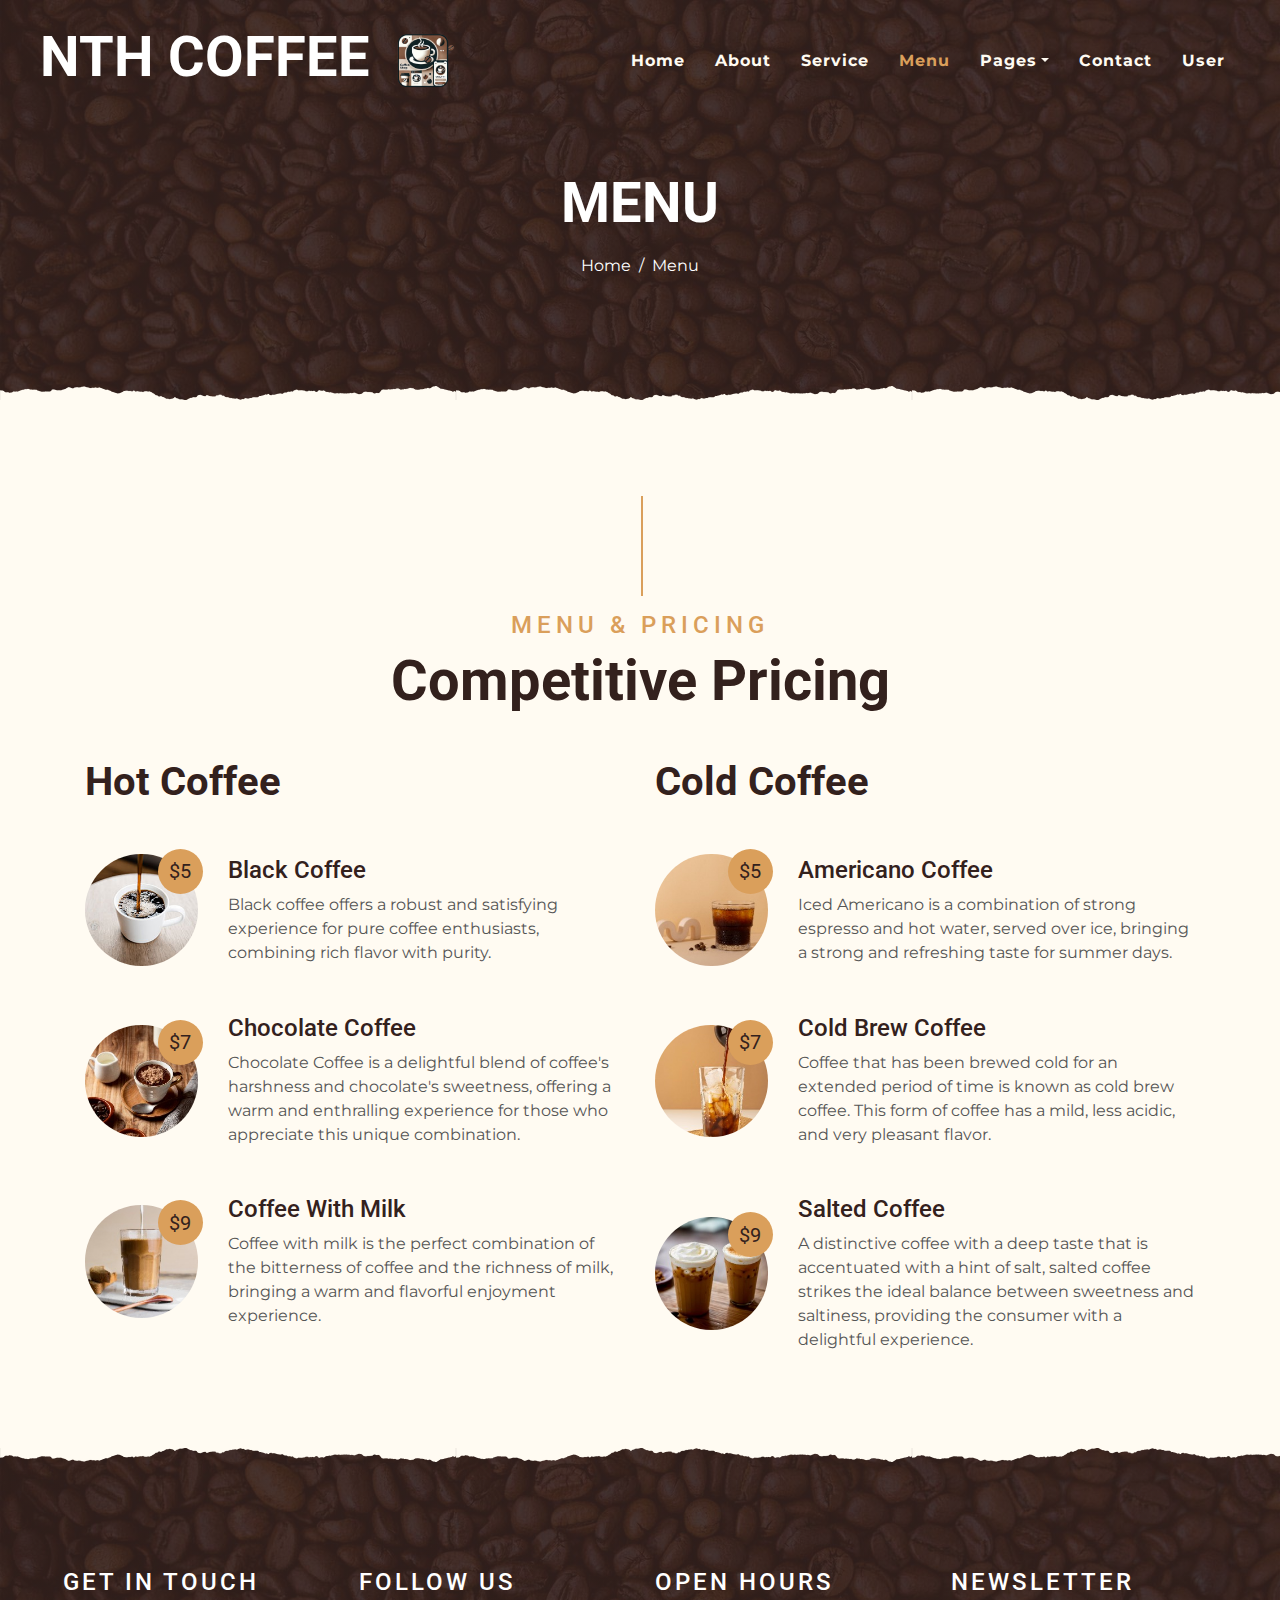
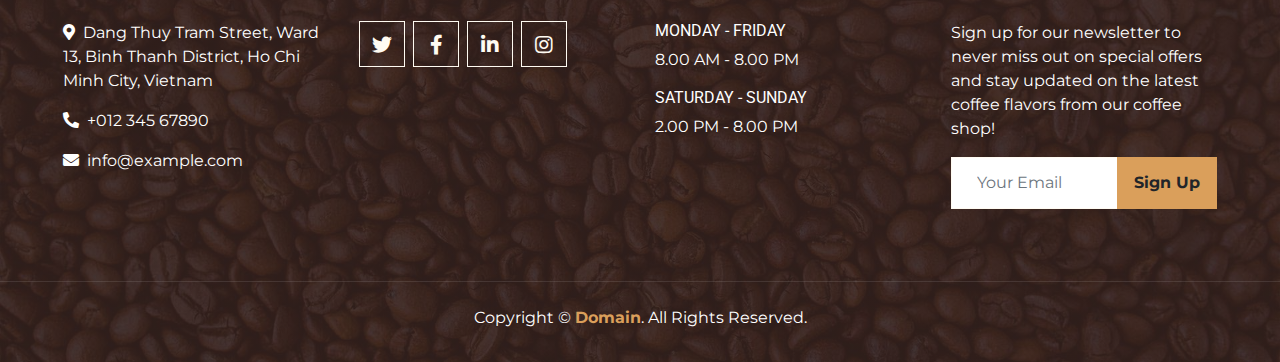
<file: menu.html>
<!DOCTYPE html>
<html lang="en">

<head>
    <meta charset="utf-8">
    <title>KOPPEE - Coffee Shop HTML Template</title>
    <meta content="width=device-width, initial-scale=1.0" name="viewport">
    <meta content="Free Website Template" name="keywords">
    <meta content="Free Website Template" name="description">

    <!-- Favicon -->
    <link href="img/favicon.ico" rel="icon">

    <!-- Google Font -->
    <link rel="preconnect" href="https://fonts.gstatic.com">
    <link href="https://fonts.googleapis.com/css2?family=Montserrat:wght@200;400&family=Roboto:wght@400;500;700&display=swap" rel="stylesheet"> 

    <!-- Font Awesome -->
    <link href="https://cdnjs.cloudflare.com/ajax/libs/font-awesome/5.10.0/css/all.min.css" rel="stylesheet">

    <!-- Libraries Stylesheet -->
    <link href="lib/owlcarousel/assets/owl.carousel.min.css" rel="stylesheet">
    <link href="lib/tempusdominus/css/tempusdominus-bootstrap-4.min.css" rel="stylesheet" />

    <!-- Customized Bootstrap Stylesheet -->
    <link href="css/style.min.css" rel="stylesheet">
</head>

<body>
    <!-- Navbar Start -->
    <div class="container-fluid p-0 nav-bar">
        <nav class="navbar navbar-expand-lg bg-none navbar-dark py-3">
            <a href="index.html" class="navbar-brand px-lg-4 m-0">
                <h1 class="m-0 display-4 text-uppercase text-white"> NTH COFFEE <img src="img/logo.png" height="80px"></h1>
            </a>
            <button type="button" class="navbar-toggler" data-toggle="collapse" data-target="#navbarCollapse">
                <span class="navbar-toggler-icon"></span>
            </button>
            <div class="collapse navbar-collapse justify-content-between" id="navbarCollapse">
                <div class="navbar-nav ml-auto p-4">
                    <a href="index.html" class="nav-item nav-link">Home</a>
                    <a href="about.html" class="nav-item nav-link">About</a>
                    <a href="service.html" class="nav-item nav-link">Service</a>
                    <a href="menu.html" class="nav-item nav-link active">Menu</a>
                    <div class="nav-item dropdown">
                        <a href="#" class="nav-link dropdown-toggle" data-toggle="dropdown">Pages</a>
                        <div class="dropdown-menu text-capitalize">
                            <a href="reservation.html" class="dropdown-item">Reservation</a>
                            <a href="testimonial.html" class="dropdown-item">Testimonial</a>
                        </div>
                    </div>
                    <a href="contact.html" class="nav-item nav-link">Contact</a>
                    <a href="user.html" class="nav-item nav-link">User</a>
                </div>
            </div>
        </nav>
    </div>
    <!-- Navbar End -->


    <!-- Page Header Start -->
    <div class="container-fluid page-header mb-5 position-relative overlay-bottom">
        <div class="d-flex flex-column align-items-center justify-content-center pt-0 pt-lg-5" style="min-height: 400px">
            <h1 class="display-4 mb-3 mt-0 mt-lg-5 text-white text-uppercase">Menu</h1>
            <div class="d-inline-flex mb-lg-5">
                <p class="m-0 text-white"><a class="text-white" href="">Home</a></p>
                <p class="m-0 text-white px-2">/</p>
                <p class="m-0 text-white">Menu</p>
            </div>
        </div>
    </div>
    <!-- Page Header End -->


    <!-- Menu Start -->
    <div class="container-fluid pt-5">
        <div class="container">
            <div class="section-title">
                <h4 class="text-primary text-uppercase" style="letter-spacing: 5px;">Menu & Pricing</h4>
                <h1 class="display-4">Competitive Pricing</h1>
            </div>
            <div class="row">
                <div class="col-lg-6">
                    <h1 class="mb-5">Hot Coffee</h1>
                    <div class="row align-items-center mb-5">
                        <div class="col-4 col-sm-3">
                            <img class="w-100 rounded-circle mb-3 mb-sm-0" src="img/menu-1.jpg" alt="">
                            <h5 class="menu-price">$5</h5>
                        </div>
                        <div class="col-8 col-sm-9">
                            <h4>Black Coffee</h4>
                            <p class="m-0">Black coffee offers a robust and satisfying experience for pure coffee enthusiasts, combining rich flavor with purity.</p>
                            <!-- <button onclick="addToCart('Black Coffee', 5)">Add to Cart</button> -->
                        </div>
                    </div>
                    <div class="row align-items-center mb-5">
                        <div class="col-4 col-sm-3">
                            <img class="w-100 rounded-circle mb-3 mb-sm-0" src="img/menu-2.jpg" alt="">
                            <h5 class="menu-price">$7</h5>
                        </div>
                        <div class="col-8 col-sm-9">
                            <h4>Chocolate Coffee</h4>
                            <p class="m-0">Chocolate Coffee is a delightful blend of coffee's harshness and chocolate's sweetness, 
                                offering a warm and enthralling experience for those who appreciate this unique combination.</p>
                        </div>
                    </div>
                    <div class="row align-items-center mb-5">
                        <div class="col-4 col-sm-3">
                            <img class="w-100 rounded-circle mb-3 mb-sm-0" src="img/menu-3.jpg" alt="">
                            <h5 class="menu-price">$9</h5>
                        </div>
                        <div class="col-8 col-sm-9">
                            <h4>Coffee With Milk</h4>
                            <p class="m-0">Coffee with milk is the perfect combination of the bitterness of coffee and the richness of milk, 
                                bringing a warm and flavorful enjoyment experience.</p>
                        </div>
                    </div>
                </div>
                <div class="col-lg-6">
                    <h1 class="mb-5">Cold Coffee</h1>
                    <div class="row align-items-center mb-5">
                        <div class="col-4 col-sm-3">
                            <img class="w-100 rounded-circle mb-3 mb-sm-0" src="img/menu-4.jpg" alt="">
                            <h5 class="menu-price">$5</h5>
                        </div>
                        <div class="col-8 col-sm-9">
                            <h4>Americano Coffee</h4>
                            <p class="m-0">Iced Americano is a combination of strong espresso and hot water, served over ice, 
                                bringing a strong and refreshing taste for summer days.
                        </div>
                    </div>
                    <div class="row align-items-center mb-5">
                        <div class="col-4 col-sm-3">
                            <img class="w-100 rounded-circle mb-3 mb-sm-0" src="img/menu-5.jpg" alt="">
                            <h5 class="menu-price">$7</h5>
                        </div>
                        <div class="col-8 col-sm-9">
                            <h4>Cold Brew Coffee</h4>
                            <p class="m-0">Coffee that has been brewed cold for an extended period of time is known as cold brew coffee. 
                                This form of coffee has a mild, less acidic, and very pleasant flavor.</p>
                        </div>
                    </div>
                    <div class="row align-items-center mb-5">
                        <div class="col-4 col-sm-3">
                            <img class="w-100 rounded-circle mb-3 mb-sm-0" src="img/menu-6.jpg" alt="">
                            <h5 class="menu-price">$9</h5>
                        </div>
                        <div class="col-8 col-sm-9">
                            <h4>Salted Coffee</h4>
                            <p class="m-0">A distinctive coffee with a deep taste that is accentuated with a hint of salt, 
                                salted coffee strikes the ideal balance between sweetness and saltiness, 
                                providing the consumer with a delightful experience.</p>
                        </div>
                    </div>
                </div>
            </div>
            <!-- <div> 
                <h2>Shopping Cart</h2>
                <div id="cart">
                    <ul id="cartItems">
                        <li>Your cart is empty.</li>
                    </ul>
                    <div id="cartTotal">Total: $<span id="total">0</span></div>
                </div>
            </div> -->
        </div>
    </div>
    <!-- Menu End -->


    <!-- Footer Start -->
    <div class="container-fluid footer text-white mt-5 pt-5 px-0 position-relative overlay-top">
        <div class="row mx-0 pt-5 px-sm-3 px-lg-5 mt-4">
            <div class="col-lg-3 col-md-6 mb-5">
                <h4 class="text-white text-uppercase mb-4" style="letter-spacing: 3px;">Get In Touch</h4>
                <p><i class="fa fa-map-marker-alt mr-2"></i>Dang Thuy Tram Street, Ward 13, Binh Thanh District, Ho Chi Minh City, Vietnam</p>
                <p><i class="fa fa-phone-alt mr-2"></i>+012 345 67890</p>
                <p class="m-0"><i class="fa fa-envelope mr-2"></i>info@example.com</p>
            </div>
            <div class="col-lg-3 col-md-6 mb-5">
                <h4 class="text-white text-uppercase mb-4" style="letter-spacing: 3px;">Follow Us</h4>
                
                <div class="d-flex justify-content-start">
                    <a class="btn btn-lg btn-outline-light btn-lg-square mr-2" href="#"><i class="fab fa-twitter"></i></a>
                    <a class="btn btn-lg btn-outline-light btn-lg-square mr-2" href="#"><i class="fab fa-facebook-f"></i></a>
                    <a class="btn btn-lg btn-outline-light btn-lg-square mr-2" href="#"><i class="fab fa-linkedin-in"></i></a>
                    <a class="btn btn-lg btn-outline-light btn-lg-square" href="#"><i class="fab fa-instagram"></i></a>
                </div>
            </div>
            <div class="col-lg-3 col-md-6 mb-5">
                <h4 class="text-white text-uppercase mb-4" style="letter-spacing: 3px;">Open Hours</h4>
                <div>
                    <h6 class="text-white text-uppercase">Monday - Friday</h6>
                    <p>8.00 AM - 8.00 PM</p>
                    <h6 class="text-white text-uppercase">Saturday - Sunday</h6>
                    <p>2.00 PM - 8.00 PM</p>
                </div>
            </div>
            <div class="col-lg-3 col-md-6 mb-5">
                <h4 class="text-white text-uppercase mb-4" style="letter-spacing: 3px;">Newsletter</h4>
                <p>Sign up for our newsletter to never miss out on special offers and stay updated on the latest coffee flavors from our coffee shop!</p>
                <div class="w-100">
                    <div class="input-group">
                        <input type="text" class="form-control border-light" style="padding: 25px;" placeholder="Your Email">
                        <div class="input-group-append">
                            <button class="btn btn-primary font-weight-bold px-3">Sign Up</button>
                        </div>
                    </div>
                </div>
            </div>
        </div>
        <div class="container-fluid text-center text-white border-top mt-4 py-4 px-sm-3 px-md-5" style="border-color: rgba(256, 256, 256, .1) !important;">
            <p class="mb-2 text-white">Copyright &copy; <a class="font-weight-bold" href="#">Domain</a>. All Rights Reserved.</a></p>
            
        </div>
    </div>
    <!-- Footer End -->


    <!-- Back to Top -->
    <a href="#" class="btn btn-lg btn-primary btn-lg-square back-to-top"><i class="fa fa-angle-double-up"></i></a>


    <!-- JavaScript Libraries -->
    <script src="https://code.jquery.com/jquery-3.4.1.min.js"></script>
    <script src="https://stackpath.bootstrapcdn.com/bootstrap/4.4.1/js/bootstrap.bundle.min.js"></script>
    <script src="lib/easing/easing.min.js"></script>
    <script src="lib/waypoints/waypoints.min.js"></script>
    <script src="lib/owlcarousel/owl.carousel.min.js"></script>
    <script src="lib/tempusdominus/js/moment.min.js"></script>
    <script src="lib/tempusdominus/js/moment-timezone.min.js"></script>
    <script src="lib/tempusdominus/js/tempusdominus-bootstrap-4.min.js"></script>

    <!-- Contact Javascript File -->
    <script src="mail/jqBootstrapValidation.min.js"></script>
    <script src="mail/contact.js"></script>

    <!-- Template Javascript -->
    <script src="js/main.js"></script>
</body>

</html>
</file>
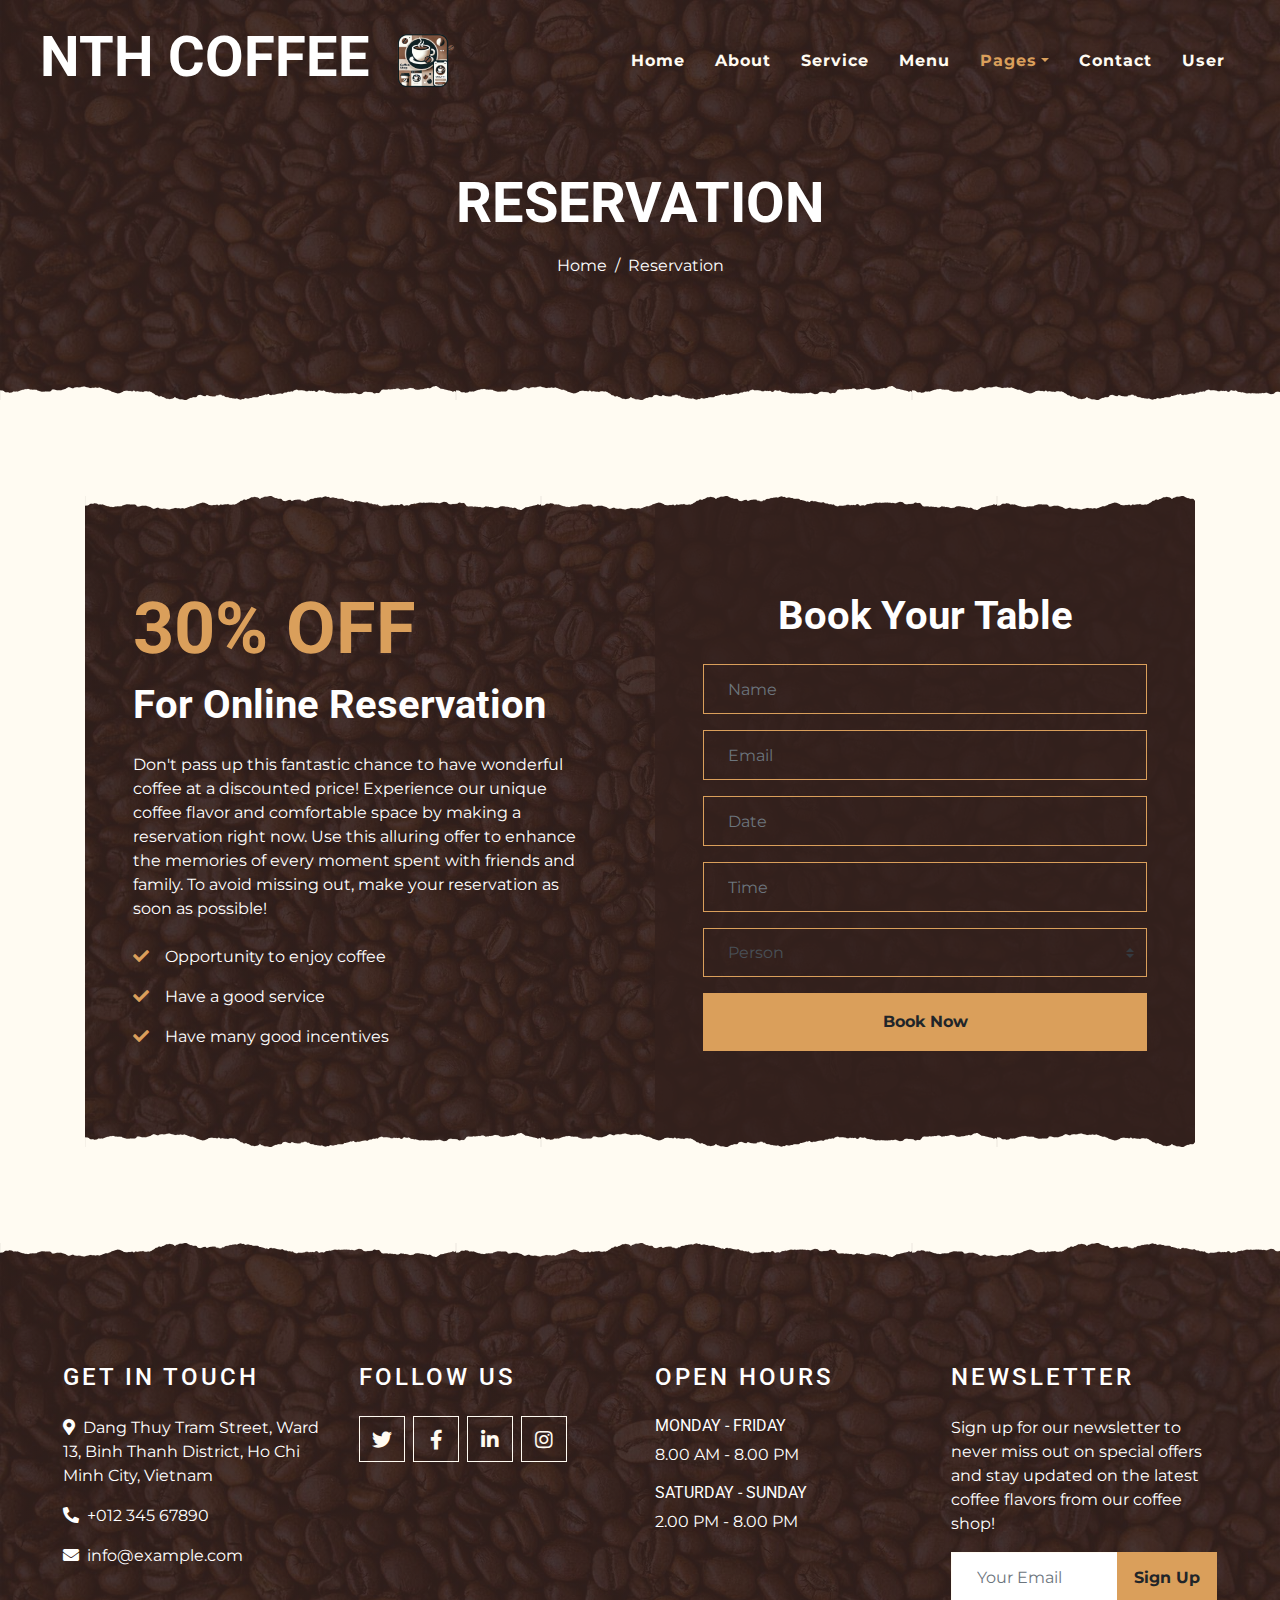
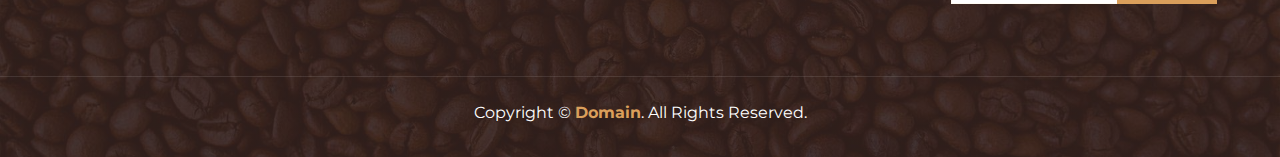
<file: reservation.html>
<!DOCTYPE html>
<html lang="en">

<head>
    <meta charset="utf-8">
    <title>KOPPEE - Coffee Shop HTML Template</title>
    <meta content="width=device-width, initial-scale=1.0" name="viewport">
    <meta content="Free Website Template" name="keywords">
    <meta content="Free Website Template" name="description">

    <!-- Favicon -->
    <link href="img/favicon.ico" rel="icon">

    <!-- Google Font -->
    <link rel="preconnect" href="https://fonts.gstatic.com">
    <link href="https://fonts.googleapis.com/css2?family=Montserrat:wght@200;400&family=Roboto:wght@400;500;700&display=swap" rel="stylesheet"> 

    <!-- Font Awesome -->
    <link href="https://cdnjs.cloudflare.com/ajax/libs/font-awesome/5.10.0/css/all.min.css" rel="stylesheet">

    <!-- Libraries Stylesheet -->
    <link href="lib/owlcarousel/assets/owl.carousel.min.css" rel="stylesheet">
    <link href="lib/tempusdominus/css/tempusdominus-bootstrap-4.min.css" rel="stylesheet" />

    <!-- Customized Bootstrap Stylesheet -->
    <link href="css/style.min.css" rel="stylesheet">
</head>

<body>
    <!-- Navbar Start -->
    <div class="container-fluid p-0 nav-bar">
        <nav class="navbar navbar-expand-lg bg-none navbar-dark py-3">
            <a href="index.html" class="navbar-brand px-lg-4 m-0">
                <h1 class="m-0 display-4 text-uppercase text-white"> NTH COFFEE <img src="img/logo.png" height="80px"></h1>
            </a>
            <button type="button" class="navbar-toggler" data-toggle="collapse" data-target="#navbarCollapse">
                <span class="navbar-toggler-icon"></span>
            </button>
            <div class="collapse navbar-collapse justify-content-between" id="navbarCollapse">
                <div class="navbar-nav ml-auto p-4">
                    <a href="index.html" class="nav-item nav-link">Home</a>
                    <a href="about.html" class="nav-item nav-link">About</a>
                    <a href="service.html" class="nav-item nav-link">Service</a>
                    <a href="menu.html" class="nav-item nav-link">Menu</a>
                    <div class="nav-item dropdown">
                        <a href="#" class="nav-link dropdown-toggle active" data-toggle="dropdown">Pages</a>
                        <div class="dropdown-menu text-capitalize">
                            <a href="reservation.html" class="dropdown-item active">Reservation</a>
                            <a href="testimonial.html" class="dropdown-item">Testimonial</a>
                        </div>
                    </div>
                    <a href="contact.html" class="nav-item nav-link">Contact</a>
                    <a href="user.html" class="nav-item nav-link">User</a>
                </div>
            </div>
        </nav>
    </div>
    <!-- Navbar End -->


    <!-- Page Header Start -->
    <div class="container-fluid page-header mb-5 position-relative overlay-bottom">
        <div class="d-flex flex-column align-items-center justify-content-center pt-0 pt-lg-5" style="min-height: 400px">
            <h1 class="display-4 mb-3 mt-0 mt-lg-5 text-white text-uppercase">Reservation</h1>
            <div class="d-inline-flex mb-lg-5">
                <p class="m-0 text-white"><a class="text-white" href="">Home</a></p>
                <p class="m-0 text-white px-2">/</p>
                <p class="m-0 text-white">Reservation</p>
            </div>
        </div>
    </div>
    <!-- Page Header End -->


    <!-- Reservation Start -->
    <div class="container-fluid py-5">
        <div class="container">
            <div class="reservation position-relative overlay-top overlay-bottom">
                <div class="row align-items-center">
                    <div class="col-lg-6 my-5 my-lg-0">
                        <div class="p-5">
                            <div class="mb-4">
                                <h1 class="display-3 text-primary">30% OFF</h1>
                                <h1 class="text-white">For Online Reservation</h1>
                            </div>
                            <p class="text-white">Don't pass up this fantastic chance to have wonderful coffee at a discounted price! 
                                Experience our unique coffee flavor and comfortable space by making a reservation right now. 
                                Use this alluring offer to enhance the memories of every moment spent with friends and family.

                                To avoid missing out, make your reservation as soon as possible!</p>
                            <ul class="list-inline text-white m-0">
                                <li class="py-2"><i class="fa fa-check text-primary mr-3"></i>Opportunity to enjoy coffee</li>
                                <li class="py-2"><i class="fa fa-check text-primary mr-3"></i>Have a good service</li>
                                <li class="py-2"><i class="fa fa-check text-primary mr-3"></i>Have many good incentives</li>
                            </ul>
                        </div>
                    </div>
                    <div class="col-lg-6">
                        <div class="text-center p-5" style="background: rgba(51, 33, 29, .8);">
                            <h1 class="text-white mb-4 mt-5">Book Your Table</h1>
                            <form class="mb-5">
                                <div class="form-group">
                                    <input type="text" class="form-control bg-transparent border-primary p-4" placeholder="Name"
                                        required="required" />
                                </div>
                                <div class="form-group">
                                    <input type="email" class="form-control bg-transparent border-primary p-4" placeholder="Email"
                                        required="required" />
                                </div>
                                <div class="form-group">
                                    <div class="date" id="date" data-target-input="nearest">
                                        <input type="text" class="form-control bg-transparent border-primary p-4 datetimepicker-input" placeholder="Date" data-target="#date" data-toggle="datetimepicker"/>
                                    </div>
                                </div>
                                <div class="form-group">
                                    <div class="time" id="time" data-target-input="nearest">
                                        <input type="text" class="form-control bg-transparent border-primary p-4 datetimepicker-input" placeholder="Time" data-target="#time" data-toggle="datetimepicker"/>
                                    </div>
                                </div>
                                <div class="form-group">
                                    <select class="custom-select bg-transparent border-primary px-4" style="height: 49px;">
                                        <option selected>Person</option>
                                        <option value="1">Person 1</option>
                                        <option value="2">Person 2</option>
                                        <option value="3">Person 3</option>
                                        <option value="3">Person 4</option>
                                    </select>
                                </div>
                                
                                <div>
                                    <button class="btn btn-primary btn-block font-weight-bold py-3" type="submit">Book Now</button>
                                </div>
                            </form>
                        </div>
                    </div>
                </div>
            </div>
        </div>
    </div>
    <!-- Reservation End -->


    <!-- Footer Start -->
    <div class="container-fluid footer text-white mt-5 pt-5 px-0 position-relative overlay-top">
        <div class="row mx-0 pt-5 px-sm-3 px-lg-5 mt-4">
            <div class="col-lg-3 col-md-6 mb-5">
                <h4 class="text-white text-uppercase mb-4" style="letter-spacing: 3px;">Get In Touch</h4>
                <p><i class="fa fa-map-marker-alt mr-2"></i>Dang Thuy Tram Street, Ward 13, Binh Thanh District, Ho Chi Minh City, Vietnam</p>
                <p><i class="fa fa-phone-alt mr-2"></i>+012 345 67890</p>
                <p class="m-0"><i class="fa fa-envelope mr-2"></i>info@example.com</p>
            </div>
            <div class="col-lg-3 col-md-6 mb-5">
                <h4 class="text-white text-uppercase mb-4" style="letter-spacing: 3px;">Follow Us</h4>
                <div class="d-flex justify-content-start">
                    <a class="btn btn-lg btn-outline-light btn-lg-square mr-2" href="#"><i class="fab fa-twitter"></i></a>
                    <a class="btn btn-lg btn-outline-light btn-lg-square mr-2" href="#"><i class="fab fa-facebook-f"></i></a>
                    <a class="btn btn-lg btn-outline-light btn-lg-square mr-2" href="#"><i class="fab fa-linkedin-in"></i></a>
                    <a class="btn btn-lg btn-outline-light btn-lg-square" href="#"><i class="fab fa-instagram"></i></a>
                </div>
            </div>
            <div class="col-lg-3 col-md-6 mb-5">
                <h4 class="text-white text-uppercase mb-4" style="letter-spacing: 3px;">Open Hours</h4>
                <div>
                    <h6 class="text-white text-uppercase">Monday - Friday</h6>
                    <p>8.00 AM - 8.00 PM</p>
                    <h6 class="text-white text-uppercase">Saturday - Sunday</h6>
                    <p>2.00 PM - 8.00 PM</p>
                </div>
            </div>
            <div class="col-lg-3 col-md-6 mb-5">
                <h4 class="text-white text-uppercase mb-4" style="letter-spacing: 3px;">Newsletter</h4>
                <p>Sign up for our newsletter to never miss out on special offers and stay updated on the latest coffee flavors from our coffee shop!</p>
                <div class="w-100">
                    <div class="input-group">
                        <input type="text" class="form-control border-light" style="padding: 25px;" placeholder="Your Email">
                        <div class="input-group-append">
                            <button class="btn btn-primary font-weight-bold px-3">Sign Up</button>
                        </div>
                    </div>
                </div>
            </div>
        </div>
        <div class="container-fluid text-center text-white border-top mt-4 py-4 px-sm-3 px-md-5" style="border-color: rgba(256, 256, 256, .1) !important;">
            <p class="mb-2 text-white">Copyright &copy; <a class="font-weight-bold" href="#">Domain</a>. All Rights Reserved.</a></p>
            
        </div>
    </div>
    <!-- Footer End -->


    <!-- Back to Top -->
    <a href="#" class="btn btn-lg btn-primary btn-lg-square back-to-top"><i class="fa fa-angle-double-up"></i></a>


    <!-- JavaScript Libraries -->
    <script src="https://code.jquery.com/jquery-3.4.1.min.js"></script>
    <script src="https://stackpath.bootstrapcdn.com/bootstrap/4.4.1/js/bootstrap.bundle.min.js"></script>
    <script src="lib/easing/easing.min.js"></script>
    <script src="lib/waypoints/waypoints.min.js"></script>
    <script src="lib/owlcarousel/owl.carousel.min.js"></script>
    <script src="lib/tempusdominus/js/moment.min.js"></script>
    <script src="lib/tempusdominus/js/moment-timezone.min.js"></script>
    <script src="lib/tempusdominus/js/tempusdominus-bootstrap-4.min.js"></script>

    <!-- Contact Javascript File -->
    <script src="mail/jqBootstrapValidation.min.js"></script>
    <script src="mail/contact.js"></script>

    <!-- Template Javascript -->
    <script src="js/main.js"></script>
</body>

</html>
</file>
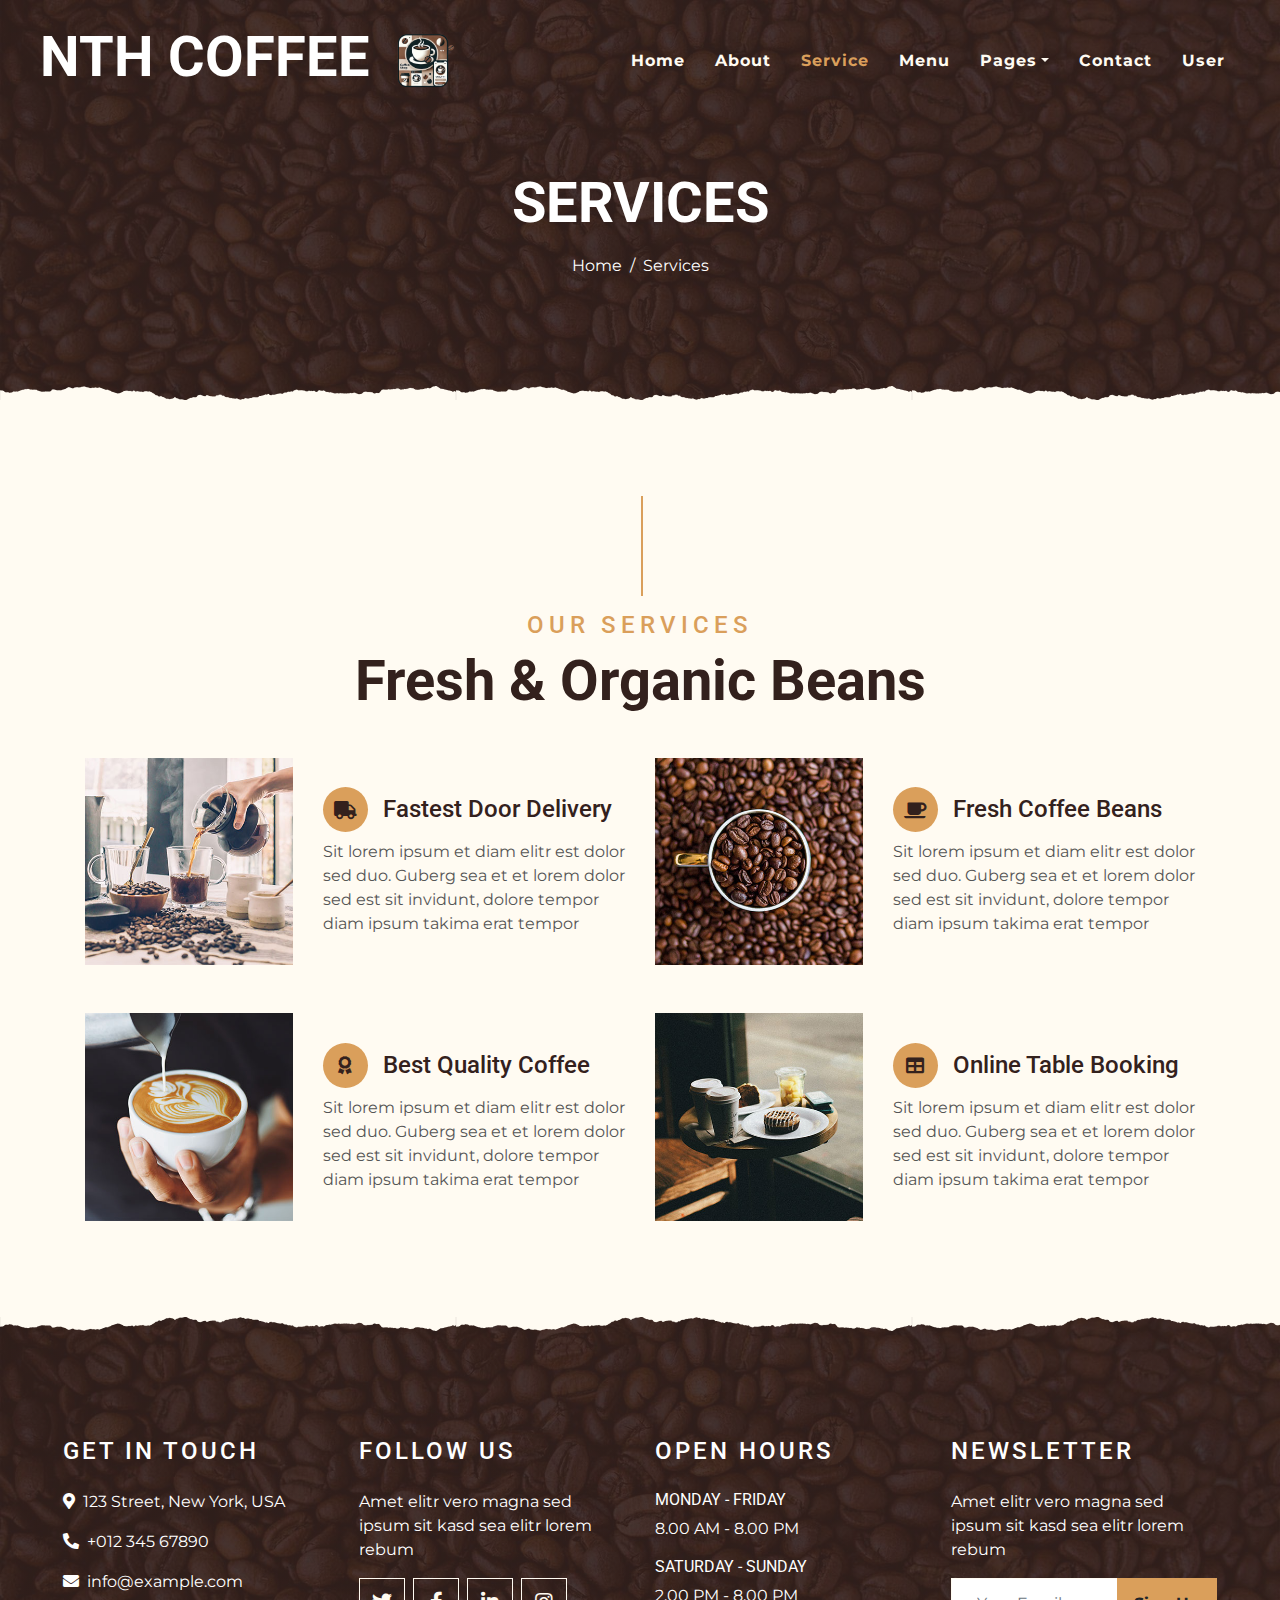
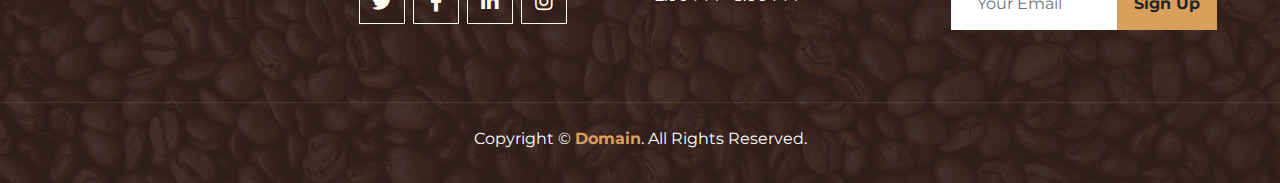
<file: service.html>
<!DOCTYPE html>
<html lang="en">

<head>
    <meta charset="utf-8">
    <title>KOPPEE - Coffee Shop HTML Template</title>
    <meta content="width=device-width, initial-scale=1.0" name="viewport">
    <meta content="Free Website Template" name="keywords">
    <meta content="Free Website Template" name="description">

    <!-- Favicon -->
    <link href="img/favicon.ico" rel="icon">

    <!-- Google Font -->
    <link rel="preconnect" href="https://fonts.gstatic.com">
    <link href="https://fonts.googleapis.com/css2?family=Montserrat:wght@200;400&family=Roboto:wght@400;500;700&display=swap" rel="stylesheet"> 

    <!-- Font Awesome -->
    <link href="https://cdnjs.cloudflare.com/ajax/libs/font-awesome/5.10.0/css/all.min.css" rel="stylesheet">

    <!-- Libraries Stylesheet -->
    <link href="lib/owlcarousel/assets/owl.carousel.min.css" rel="stylesheet">
    <link href="lib/tempusdominus/css/tempusdominus-bootstrap-4.min.css" rel="stylesheet" />

    <!-- Customized Bootstrap Stylesheet -->
    <link href="css/style.min.css" rel="stylesheet">
</head>

<body>
    <!-- Navbar Start -->
    <div class="container-fluid p-0 nav-bar">
        <nav class="navbar navbar-expand-lg bg-none navbar-dark py-3">
            <a href="index.html" class="navbar-brand px-lg-4 m-0">
                <h1 class="m-0 display-4 text-uppercase text-white"> NTH COFFEE <img src="img/logo.png" height="80px"></h1>
            </a>
            <button type="button" class="navbar-toggler" data-toggle="collapse" data-target="#navbarCollapse">
                <span class="navbar-toggler-icon"></span>
            </button>
            <div class="collapse navbar-collapse justify-content-between" id="navbarCollapse">
                <div class="navbar-nav ml-auto p-4">
                    <a href="index.html" class="nav-item nav-link">Home</a>
                    <a href="about.html" class="nav-item nav-link">About</a>
                    <a href="service.html" class="nav-item nav-link active">Service</a>
                    <a href="menu.html" class="nav-item nav-link">Menu</a>
                    <div class="nav-item dropdown">
                        <a href="#" class="nav-link dropdown-toggle" data-toggle="dropdown">Pages</a>
                        <div class="dropdown-menu text-capitalize">
                            <a href="reservation.html" class="dropdown-item">Reservation</a>
                            <a href="testimonial.html" class="dropdown-item">Testimonial</a>
                        </div>
                    </div>
                    <a href="contact.html" class="nav-item nav-link">Contact</a>
                    <a href="user.html" class="nav-item nav-link">User</a>
                </div>
            </div>
        </nav>
    </div>
    <!-- Navbar End -->


    <!-- Page Header Start -->
    <div class="container-fluid page-header mb-5 position-relative overlay-bottom">
        <div class="d-flex flex-column align-items-center justify-content-center pt-0 pt-lg-5" style="min-height: 400px">
            <h1 class="display-4 mb-3 mt-0 mt-lg-5 text-white text-uppercase">Services</h1>
            <div class="d-inline-flex mb-lg-5">
                <p class="m-0 text-white"><a class="text-white" href="">Home</a></p>
                <p class="m-0 text-white px-2">/</p>
                <p class="m-0 text-white">Services</p>
            </div>
        </div>
    </div>
    <!-- Page Header End -->


    <!-- Service Start -->
    <div class="container-fluid pt-5">
        <div class="container">
            <div class="section-title">
                <h4 class="text-primary text-uppercase" style="letter-spacing: 5px;">Our Services</h4>
                <h1 class="display-4">Fresh & Organic Beans</h1>
            </div>
            <div class="row">
                <div class="col-lg-6 mb-5">
                    <div class="row align-items-center">
                        <div class="col-sm-5">
                            <img class="img-fluid mb-3 mb-sm-0" src="img/service-1.jpg" alt="">
                        </div>
                        <div class="col-sm-7">
                            <h4><i class="fa fa-truck service-icon"></i>Fastest Door Delivery</h4>
                            <p class="m-0">Sit lorem ipsum et diam elitr est dolor sed duo. Guberg sea et et lorem dolor sed est sit
                                invidunt, dolore tempor diam ipsum takima erat tempor</p>
                        </div>
                    </div>
                </div>
                <div class="col-lg-6 mb-5">
                    <div class="row align-items-center">
                        <div class="col-sm-5">
                            <img class="img-fluid mb-3 mb-sm-0" src="img/service-2.jpg" alt="">
                        </div>
                        <div class="col-sm-7">
                            <h4><i class="fa fa-coffee service-icon"></i>Fresh Coffee Beans</h4>
                            <p class="m-0">Sit lorem ipsum et diam elitr est dolor sed duo. Guberg sea et et lorem dolor sed est sit
                                invidunt, dolore tempor diam ipsum takima erat tempor</p>
                        </div>
                    </div>
                </div>
                <div class="col-lg-6 mb-5">
                    <div class="row align-items-center">
                        <div class="col-sm-5">
                            <img class="img-fluid mb-3 mb-sm-0" src="img/service-3.jpg" alt="">
                        </div>
                        <div class="col-sm-7">
                            <h4><i class="fa fa-award service-icon"></i>Best Quality Coffee</h4>
                            <p class="m-0">Sit lorem ipsum et diam elitr est dolor sed duo. Guberg sea et et lorem dolor sed est sit
                                invidunt, dolore tempor diam ipsum takima erat tempor</p>
                        </div>
                    </div>
                </div>
                <div class="col-lg-6 mb-5">
                    <div class="row align-items-center">
                        <div class="col-sm-5">
                            <img class="img-fluid mb-3 mb-sm-0" src="img/service-4.jpg" alt="">
                        </div>
                        <div class="col-sm-7">
                            <h4><i class="fa fa-table service-icon"></i>Online Table Booking</h4>
                            <p class="m-0">Sit lorem ipsum et diam elitr est dolor sed duo. Guberg sea et et lorem dolor sed est sit
                                invidunt, dolore tempor diam ipsum takima erat tempor</p>
                        </div>
                    </div>
                </div>
            </div>
        </div>
    </div>
    <!-- Service End -->


    <!-- Footer Start -->
    <div class="container-fluid footer text-white mt-5 pt-5 px-0 position-relative overlay-top">
        <div class="row mx-0 pt-5 px-sm-3 px-lg-5 mt-4">
            <div class="col-lg-3 col-md-6 mb-5">
                <h4 class="text-white text-uppercase mb-4" style="letter-spacing: 3px;">Get In Touch</h4>
                <p><i class="fa fa-map-marker-alt mr-2"></i>123 Street, New York, USA</p>
                <p><i class="fa fa-phone-alt mr-2"></i>+012 345 67890</p>
                <p class="m-0"><i class="fa fa-envelope mr-2"></i>info@example.com</p>
            </div>
            <div class="col-lg-3 col-md-6 mb-5">
                <h4 class="text-white text-uppercase mb-4" style="letter-spacing: 3px;">Follow Us</h4>
                <p>Amet elitr vero magna sed ipsum sit kasd sea elitr lorem rebum</p>
                <div class="d-flex justify-content-start">
                    <a class="btn btn-lg btn-outline-light btn-lg-square mr-2" href="#"><i class="fab fa-twitter"></i></a>
                    <a class="btn btn-lg btn-outline-light btn-lg-square mr-2" href="#"><i class="fab fa-facebook-f"></i></a>
                    <a class="btn btn-lg btn-outline-light btn-lg-square mr-2" href="#"><i class="fab fa-linkedin-in"></i></a>
                    <a class="btn btn-lg btn-outline-light btn-lg-square" href="#"><i class="fab fa-instagram"></i></a>
                </div>
            </div>
            <div class="col-lg-3 col-md-6 mb-5">
                <h4 class="text-white text-uppercase mb-4" style="letter-spacing: 3px;">Open Hours</h4>
                <div>
                    <h6 class="text-white text-uppercase">Monday - Friday</h6>
                    <p>8.00 AM - 8.00 PM</p>
                    <h6 class="text-white text-uppercase">Saturday - Sunday</h6>
                    <p>2.00 PM - 8.00 PM</p>
                </div>
            </div>
            <div class="col-lg-3 col-md-6 mb-5">
                <h4 class="text-white text-uppercase mb-4" style="letter-spacing: 3px;">Newsletter</h4>
                <p>Amet elitr vero magna sed ipsum sit kasd sea elitr lorem rebum</p>
                <div class="w-100">
                    <div class="input-group">
                        <input type="text" class="form-control border-light" style="padding: 25px;" placeholder="Your Email">
                        <div class="input-group-append">
                            <button class="btn btn-primary font-weight-bold px-3">Sign Up</button>
                        </div>
                    </div>
                </div>
            </div>
        </div>
        <div class="container-fluid text-center text-white border-top mt-4 py-4 px-sm-3 px-md-5" style="border-color: rgba(256, 256, 256, .1) !important;">
            <p class="mb-2 text-white">Copyright &copy; <a class="font-weight-bold" href="#">Domain</a>. All Rights Reserved.</a></p>
        </div>
    </div>
    <!-- Footer End -->


    <!-- Back to Top -->
    <a href="#" class="btn btn-lg btn-primary btn-lg-square back-to-top"><i class="fa fa-angle-double-up"></i></a>


    <!-- JavaScript Libraries -->
    <script src="https://code.jquery.com/jquery-3.4.1.min.js"></script>
    <script src="https://stackpath.bootstrapcdn.com/bootstrap/4.4.1/js/bootstrap.bundle.min.js"></script>
    <script src="lib/easing/easing.min.js"></script>
    <script src="lib/waypoints/waypoints.min.js"></script>
    <script src="lib/owlcarousel/owl.carousel.min.js"></script>
    <script src="lib/tempusdominus/js/moment.min.js"></script>
    <script src="lib/tempusdominus/js/moment-timezone.min.js"></script>
    <script src="lib/tempusdominus/js/tempusdominus-bootstrap-4.min.js"></script>

    <!-- Contact Javascript File -->
    <script src="mail/jqBootstrapValidation.min.js"></script>
    <script src="mail/contact.js"></script>

    <!-- Template Javascript -->
    <script src="js/main.js"></script>
</body>

</html>
</file>
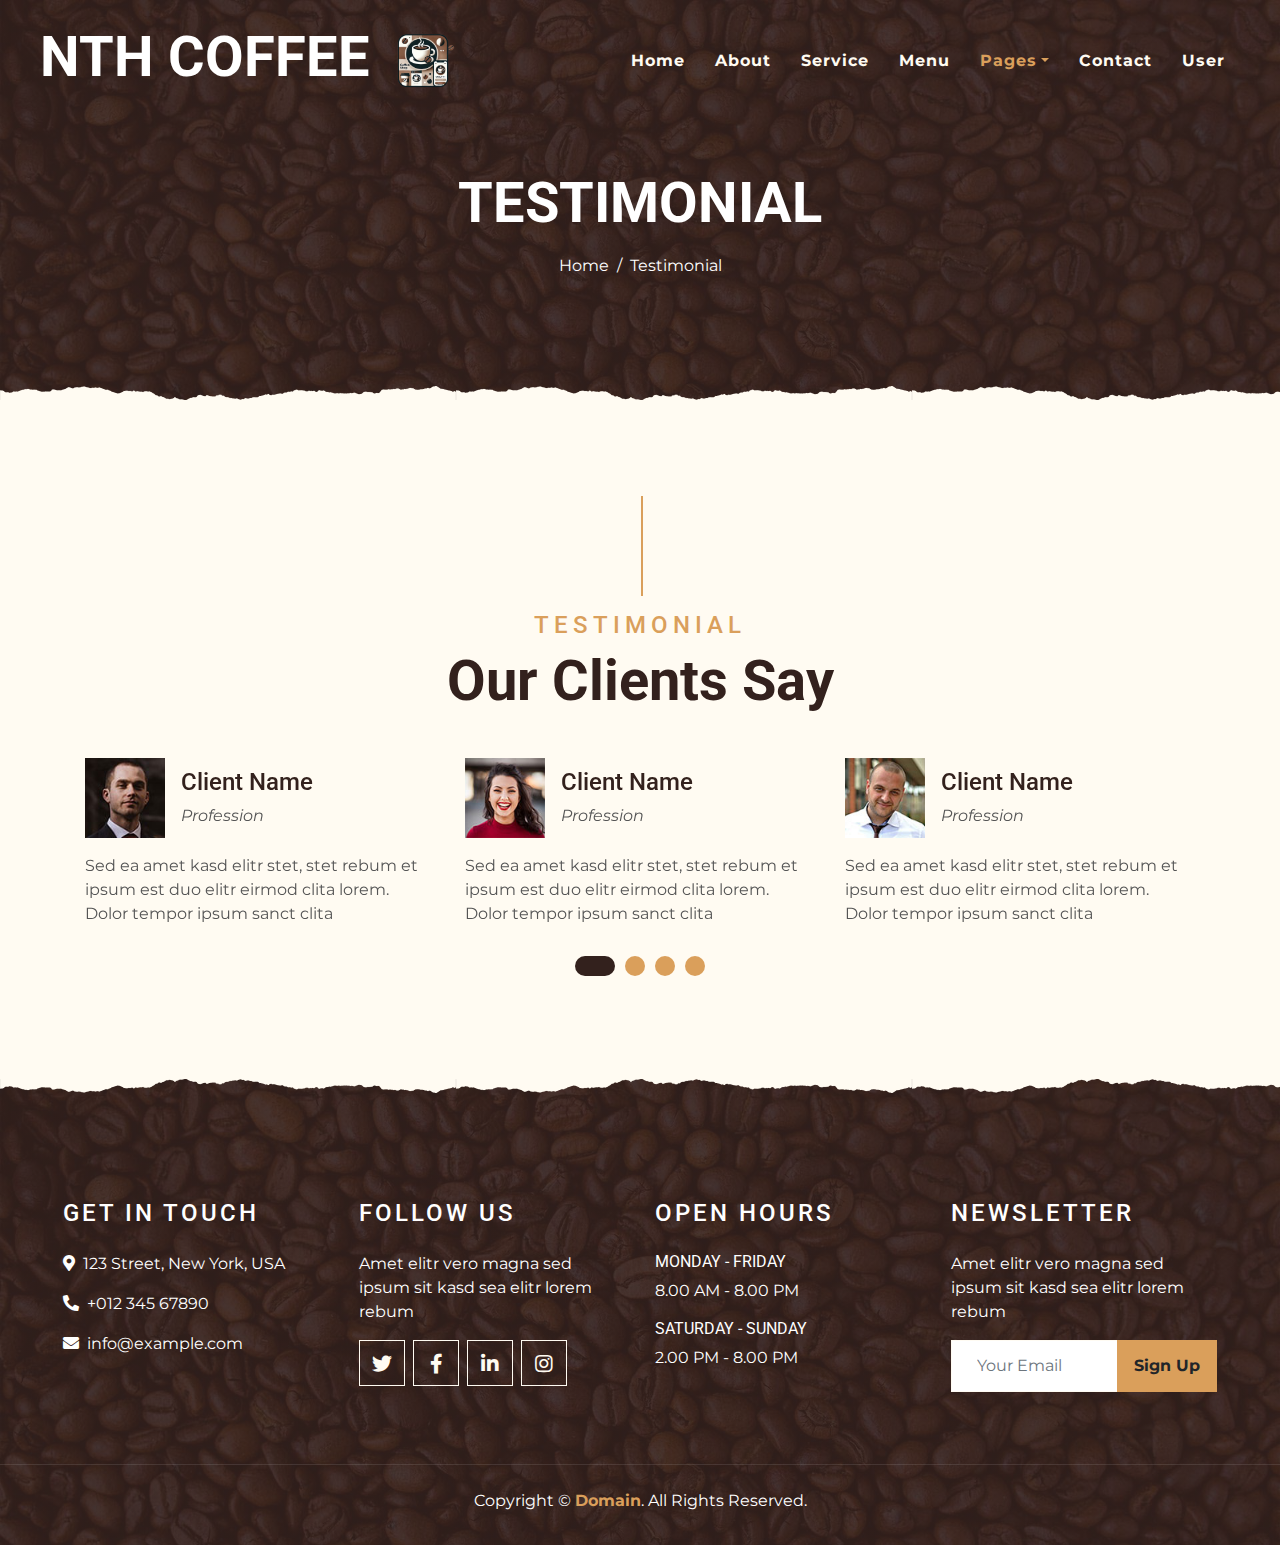
<file: testimonial.html>
<!DOCTYPE html>
<html lang="en">

<head>
    <meta charset="utf-8">
    <title>KOPPEE - Coffee Shop HTML Template</title>
    <meta content="width=device-width, initial-scale=1.0" name="viewport">
    <meta content="Free Website Template" name="keywords">
    <meta content="Free Website Template" name="description">

    <!-- Favicon -->
    <link href="img/favicon.ico" rel="icon">

    <!-- Google Font -->
    <link rel="preconnect" href="https://fonts.gstatic.com">
    <link href="https://fonts.googleapis.com/css2?family=Montserrat:wght@200;400&family=Roboto:wght@400;500;700&display=swap" rel="stylesheet"> 

    <!-- Font Awesome -->
    <link href="https://cdnjs.cloudflare.com/ajax/libs/font-awesome/5.10.0/css/all.min.css" rel="stylesheet">

    <!-- Libraries Stylesheet -->
    <link href="lib/owlcarousel/assets/owl.carousel.min.css" rel="stylesheet">
    <link href="lib/tempusdominus/css/tempusdominus-bootstrap-4.min.css" rel="stylesheet" />

    <!-- Customized Bootstrap Stylesheet -->
    <link href="css/style.min.css" rel="stylesheet">
</head>

<body>
    <!-- Navbar Start -->
    <div class="container-fluid p-0 nav-bar">
        <nav class="navbar navbar-expand-lg bg-none navbar-dark py-3">
            <a href="index.html" class="navbar-brand px-lg-4 m-0">
                <h1 class="m-0 display-4 text-uppercase text-white"> NTH COFFEE <img src="img/logo.png" height="80px"></h1>
            </a>
            <button type="button" class="navbar-toggler" data-toggle="collapse" data-target="#navbarCollapse">
                <span class="navbar-toggler-icon"></span>
            </button>
            <div class="collapse navbar-collapse justify-content-between" id="navbarCollapse">
                <div class="navbar-nav ml-auto p-4">
                    <a href="index.html" class="nav-item nav-link">Home</a>
                    <a href="about.html" class="nav-item nav-link">About</a>
                    <a href="service.html" class="nav-item nav-link">Service</a>
                    <a href="menu.html" class="nav-item nav-link">Menu</a>
                    <div class="nav-item dropdown">
                        <a href="#" class="nav-link dropdown-toggle active" data-toggle="dropdown">Pages</a>
                        <div class="dropdown-menu text-capitalize">
                            <a href="reservation.html" class="dropdown-item">Reservation</a>
                            <a href="testimonial.html" class="dropdown-item active">Testimonial</a>
                        </div>
                    </div>
                    <a href="contact.html" class="nav-item nav-link">Contact</a>
                    <a href="user.html" class="nav-item nav-link">User</a>
                </div>
            </div>
        </nav>
    </div>
    <!-- Navbar End -->


    <!-- Page Header Start -->
    <div class="container-fluid page-header mb-5 position-relative overlay-bottom">
        <div class="d-flex flex-column align-items-center justify-content-center pt-0 pt-lg-5" style="min-height: 400px">
            <h1 class="display-4 mb-3 mt-0 mt-lg-5 text-white text-uppercase">Testimonial</h1>
            <div class="d-inline-flex mb-lg-5">
                <p class="m-0 text-white"><a class="text-white" href="">Home</a></p>
                <p class="m-0 text-white px-2">/</p>
                <p class="m-0 text-white">Testimonial</p>
            </div>
        </div>
    </div>
    <!-- Page Header End -->


    <!-- Testimonial Start -->
    <div class="container-fluid py-5">
        <div class="container">
            <div class="section-title">
                <h4 class="text-primary text-uppercase" style="letter-spacing: 5px;">Testimonial</h4>
                <h1 class="display-4">Our Clients Say</h1>
            </div>
            <div class="owl-carousel testimonial-carousel">
                <div class="testimonial-item">
                    <div class="d-flex align-items-center mb-3">
                        <img class="img-fluid" src="img/testimonial-1.jpg" alt="">
                        <div class="ml-3">
                            <h4>Client Name</h4>
                            <i>Profession</i>
                        </div>
                    </div>
                    <p class="m-0">Sed ea amet kasd elitr stet, stet rebum et ipsum est duo elitr eirmod clita lorem. Dolor tempor ipsum sanct clita</p>
                </div>
                <div class="testimonial-item">
                    <div class="d-flex align-items-center mb-3">
                        <img class="img-fluid" src="img/testimonial-2.jpg" alt="">
                        <div class="ml-3">
                            <h4>Client Name</h4>
                            <i>Profession</i>
                        </div>
                    </div>
                    <p class="m-0">Sed ea amet kasd elitr stet, stet rebum et ipsum est duo elitr eirmod clita lorem. Dolor tempor ipsum sanct clita</p>
                </div>
                <div class="testimonial-item">
                    <div class="d-flex align-items-center mb-3">
                        <img class="img-fluid" src="img/testimonial-3.jpg" alt="">
                        <div class="ml-3">
                            <h4>Client Name</h4>
                            <i>Profession</i>
                        </div>
                    </div>
                    <p class="m-0">Sed ea amet kasd elitr stet, stet rebum et ipsum est duo elitr eirmod clita lorem. Dolor tempor ipsum sanct clita</p>
                </div>
                <div class="testimonial-item">
                    <div class="d-flex align-items-center mb-3">
                        <img class="img-fluid" src="img/testimonial-4.jpg" alt="">
                        <div class="ml-3">
                            <h4>Client Name</h4>
                            <i>Profession</i>
                        </div>
                    </div>
                    <p class="m-0">Sed ea amet kasd elitr stet, stet rebum et ipsum est duo elitr eirmod clita lorem. Dolor tempor ipsum sanct clita</p>
                </div>
            </div>
        </div>
    </div>
    <!-- Testimonial End -->


    <!-- Footer Start -->
    <div class="container-fluid footer text-white mt-5 pt-5 px-0 position-relative overlay-top">
        <div class="row mx-0 pt-5 px-sm-3 px-lg-5 mt-4">
            <div class="col-lg-3 col-md-6 mb-5">
                <h4 class="text-white text-uppercase mb-4" style="letter-spacing: 3px;">Get In Touch</h4>
                <p><i class="fa fa-map-marker-alt mr-2"></i>123 Street, New York, USA</p>
                <p><i class="fa fa-phone-alt mr-2"></i>+012 345 67890</p>
                <p class="m-0"><i class="fa fa-envelope mr-2"></i>info@example.com</p>
            </div>
            <div class="col-lg-3 col-md-6 mb-5">
                <h4 class="text-white text-uppercase mb-4" style="letter-spacing: 3px;">Follow Us</h4>
                <p>Amet elitr vero magna sed ipsum sit kasd sea elitr lorem rebum</p>
                <div class="d-flex justify-content-start">
                    <a class="btn btn-lg btn-outline-light btn-lg-square mr-2" href="#"><i class="fab fa-twitter"></i></a>
                    <a class="btn btn-lg btn-outline-light btn-lg-square mr-2" href="#"><i class="fab fa-facebook-f"></i></a>
                    <a class="btn btn-lg btn-outline-light btn-lg-square mr-2" href="#"><i class="fab fa-linkedin-in"></i></a>
                    <a class="btn btn-lg btn-outline-light btn-lg-square" href="#"><i class="fab fa-instagram"></i></a>
                </div>
            </div>
            <div class="col-lg-3 col-md-6 mb-5">
                <h4 class="text-white text-uppercase mb-4" style="letter-spacing: 3px;">Open Hours</h4>
                <div>
                    <h6 class="text-white text-uppercase">Monday - Friday</h6>
                    <p>8.00 AM - 8.00 PM</p>
                    <h6 class="text-white text-uppercase">Saturday - Sunday</h6>
                    <p>2.00 PM - 8.00 PM</p>
                </div>
            </div>
            <div class="col-lg-3 col-md-6 mb-5">
                <h4 class="text-white text-uppercase mb-4" style="letter-spacing: 3px;">Newsletter</h4>
                <p>Amet elitr vero magna sed ipsum sit kasd sea elitr lorem rebum</p>
                <div class="w-100">
                    <div class="input-group">
                        <input type="text" class="form-control border-light" style="padding: 25px;" placeholder="Your Email">
                        <div class="input-group-append">
                            <button class="btn btn-primary font-weight-bold px-3">Sign Up</button>
                        </div>
                    </div>
                </div>
            </div>
        </div>
        <div class="container-fluid text-center text-white border-top mt-4 py-4 px-sm-3 px-md-5" style="border-color: rgba(256, 256, 256, .1) !important;">
            <p class="mb-2 text-white">Copyright &copy; <a class="font-weight-bold" href="#">Domain</a>. All Rights Reserved.</a></p>
        </div>
    </div>
    <!-- Footer End -->


    <!-- Back to Top -->
    <a href="#" class="btn btn-lg btn-primary btn-lg-square back-to-top"><i class="fa fa-angle-double-up"></i></a>


    <!-- JavaScript Libraries -->
    <script src="https://code.jquery.com/jquery-3.4.1.min.js"></script>
    <script src="https://stackpath.bootstrapcdn.com/bootstrap/4.4.1/js/bootstrap.bundle.min.js"></script>
    <script src="lib/easing/easing.min.js"></script>
    <script src="lib/waypoints/waypoints.min.js"></script>
    <script src="lib/owlcarousel/owl.carousel.min.js"></script>
    <script src="lib/tempusdominus/js/moment.min.js"></script>
    <script src="lib/tempusdominus/js/moment-timezone.min.js"></script>
    <script src="lib/tempusdominus/js/tempusdominus-bootstrap-4.min.js"></script>

    <!-- Contact Javascript File -->
    <script src="mail/jqBootstrapValidation.min.js"></script>
    <script src="mail/contact.js"></script>

    <!-- Template Javascript -->
    <script src="js/main.js"></script>
</body>

</html>
</file>
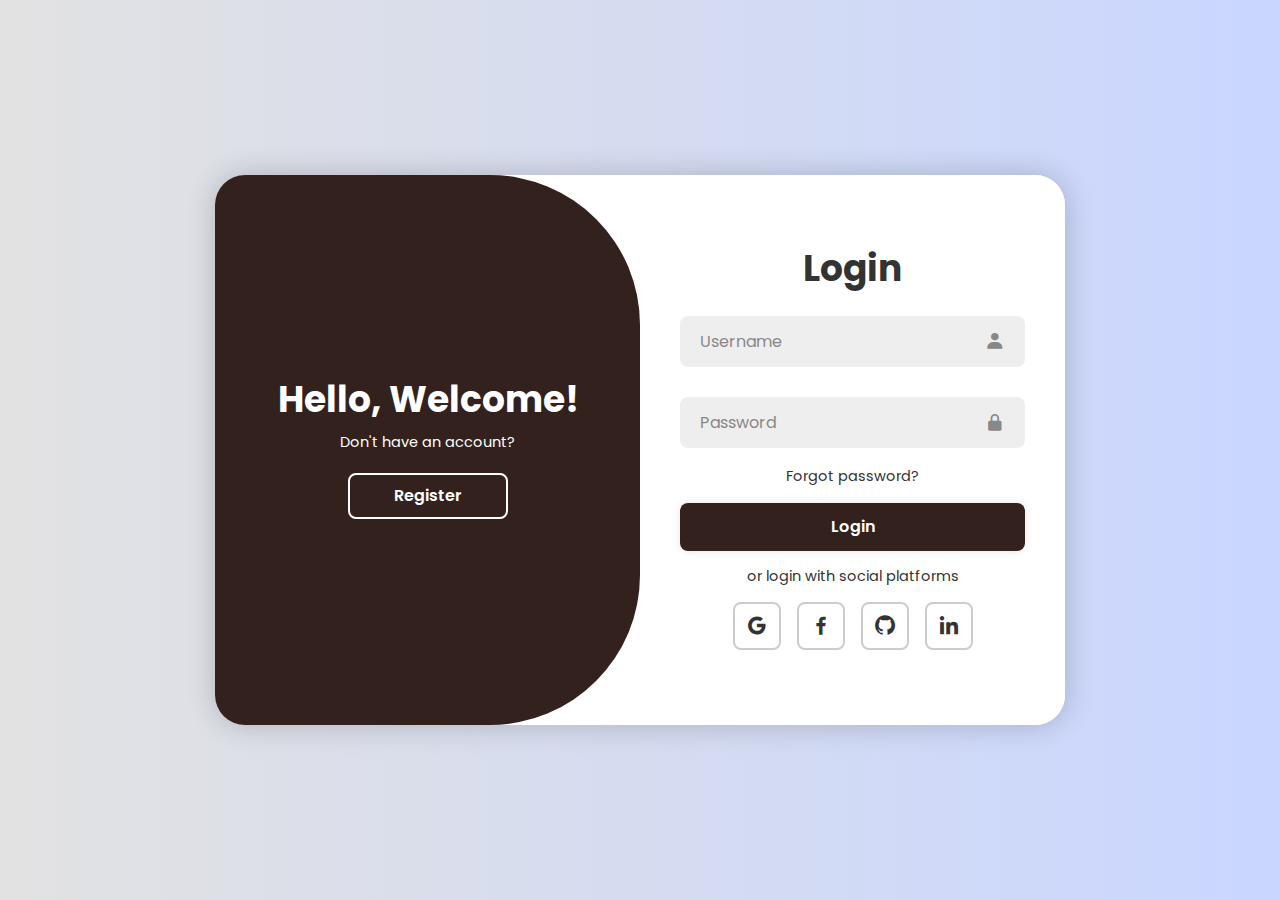
<file: user.html>
<!DOCTYPE html>
<html lang="en">

<head>
    <meta charset="UTF-8">
    <meta http-equiv="X-UA-Compatible" content="IE=edge">
    <meta name="viewport" content="width=device-width, initial-scale=1.0">
    <title>Login And Registration</title>
    <link href='https://unpkg.com/boxicons@2.1.4/css/boxicons.min.css' rel='stylesheet'>
    <link rel="stylesheet" href="css/user.css">
</head>

<body>
    <div class="container">
        <div class="form-box login">
            <form action="">
                <h1>Login</h1>
                <div class="input-box">
                    <input type="text" placeholder="Username" 
                    required>
                    <i class="bx bxs-user"></i>
                </div>
                <div class="input-box">
                    <input type="password" placeholder="Password"
                    required>
                    <i class="bx bxs-lock-alt"></i>
                </div>
                <div class="forgot-link">
                    <a href="#">Forgot password?</a>
                </div>
                <button type="button" class="btn" onclick="window.location.href='index.html';">Login</button>
                <p>or login with social platforms</p>
                <div class="social-icons">
                    <a href=""><i class="bx bxl-google"></i></a>
                    <a href=""><i class="bx bxl-facebook"></i></a>
                    <a href=""><i class="bx bxl-github"></i></a>
                    <a href=""><i class="bx bxl-linkedin"></i></a>
                </div>
            </form>
        </div>

        <div class="form-box register">
            <form action="">
                <h1>Registration</h1>
                <div class="input-box">
                    <input type="text" placeholder="Username" 
                    required>
                    <i class="bx bxs-user"></i>
                </div>
                <div class="input-box">
                    <input type="email" placeholder="Email" 
                    required>
                    <i class="bx bxs-envelope"></i>
                </div>
                <div class="input-box">
                    <input type="password" placeholder="Password"
                    required>
                    <i class="bx bxs-lock-alt"></i>
                </div>
                <button type="submit" class="btn" href="index.html">Register</button>
                <p>or register with social platforms</p>
                <div class="social-icons">
                    <a href=""><i class="bx bxl-google"></i></a>
                    <a href=""><i class="bx bxl-facebook"></i></a>
                    <a href=""><i class="bx bxl-github"></i></a>
                    <a href=""><i class="bx bxl-linkedin"></i></a>
                </div>
            </form>
        </div>

        <div class="toggle-box">
            <div class="toggle-panel toggle-left">
                <h1>Hello, Welcome!</h1>
                <p>Don't have an account?</p>
                <button class="btn register-btn">Register</button>
            </div>
            <div class="toggle-panel toggle-right">
                <h1>Welcome Back!</h1>
                <p>Already have account?</p>
                <button class="btn login-btn">Login</button>
            </div>
        </div>
    </div>

    <script src="js/script.js"></script>
</body>

</html>
</file>
<file: css/user.css>
@import url('https://fonts.googleapis.com/css2?family=Poppins:wght@300;400;500;600;700;800;900&display=swap');

* {
    margin: 0;
    padding: 0;
    box-sizing: border-box;
    font-family: 'Poppins', sans-serif;
}

body {
    display: flex;
    justify-content: center;
    align-items: center;
    min-height: 100vh;
    background: linear-gradient(90deg, #e2e2e2, #c9d6ff);
}

.container {
    position: relative;
    width: 850px;
    height: 550px;
    background: #fff;
    border-radius: 30px;
    box-shadow: 0 0 30px rgba(0, 0, 0, .2);
    margin: 20px;
    overflow: hidden;
}

.form-box {
    position: absolute;
    right: 0;
    width: 50%;
    height: 100%;
    background: #fff;
    display: flex;
    align-items: center;
    color: #333;
    text-align: center;
    padding: 40px;
    z-index: 1;
    transition: .6s ease-in-out 1.2s, visibility 0s 1s;
}

.container.active .form-box {
    right: 50%;
}

.form-box.register {
    visibility: hidden;
}

.container.active .form-box.register {
    visibility: visible;
}

form {
    width: 100%;
}

.container h1 {
    font-size: 36px;
    margin: -10px 0;
}

.input-box {
    position: relative;
    margin: 30px 0;
}

.input-box input {
    width: 100%;
    padding: 13px 50px 13px 20px;
    background: #eee;
    border-radius: 8px;
    border: none;
    outline: none;
    font-size: 16px;
    color: #333;
    font-weight: 500;
}

.input-box input::placeholder{
    color: #888;
    font-weight: 400;
}

.input-box i {
    position: absolute;
    right: 20px;
    top: 50%;
    transform: translateY(-50%);
    font-size: 20px;
    color: #888;
}

.forgot-link {
    margin: -15px 0 15px;
}

.forgot-link a {
    font-size: 14.5px;
    color: #333;
    text-decoration: none;
}

.btn {
    width: 100%;
    height: 48px;
    background: #33211D;
    border-radius: 8px;
    box-shadow: 0 0 10px rgba(0, 0, 0, .1);
    border: none;
    cursor: pointer;
    font-size: 16px;
    color: #FFF;
    font-weight: 600;
}

.container p {
    font-size: 14.5px;
    margin: 15px 0;
}

.social-icons {
    display: flex;
    justify-content: center;
}

.social-icons a {
    display: inline-flex;
    padding: 10px;
    border: 2px solid #ccc;
    border-radius: 8px;
    font-size: 24px;
    color: #333;
    text-decoration: none;
    margin: 0 8px;

}

.toggle-box {
    position: absolute;
    width: 100%;
    height: 100%;
}

.toggle-box::before {
    content: '';
    position: absolute;
    left: -250%;
    width: 300%;
    height: 100%;
    background: #33211D;
    border-radius: 150px;
    z-index: 2;
    transition: 1.8s ease-in-out;
}

.container.active .toggle-box::before {
    left: 50%;
}

.toggle-panel {
    position: absolute;
    width: 50%;
    height: 100%;
    color: #fff;
    display: flex;
    flex-direction: column;
    justify-content: center;
    align-items: center;
    z-index: 2;
    transition: .6s ease-in-out;
}

.toggle-panel.toggle-left {
    left: 0;
    transition-delay: 1.2s;
}

.container.active .toggle-panel.toggle-left {
    left: -50%;
    transition-delay: .6s;
}

.toggle-panel.toggle-right {
    right: -50%;
    transition-delay: .6s;
}

.container.active .toggle-panel.toggle-right {
    right: 0;
    transition-delay: 1.2s;
}

.toggle-panel p {
    margin-bottom: 20px;
}

.toggle-panel .btn {
    width: 160px;
    height: 46px;
    background: transparent;
    border: 2px solid #fff;
    box-shadow: none;
}

@media screen and (max-width: 650px) {
    .container {
        height: calc(100vh - 40px);
    }

    .form-box {
        bottom: 0;
        width: 100%;
        height: 70%;
    }

    .container.active .form-box {
        right: 0;
        bottom: 30%;
    }

    .toggle-box::before {
        left: 0;
        top: -270%;
        width: 100%;
        height: 300%;
        border-radius: 20vw;
    }

    .container.active .toggle-box::before {
        left: 0;
        top: 70%;
    }

    .toggle-panel {
        width: 100%;
        height: 30%;
    }

    .toggle-panel.toggle-left {
        top: 0;
    }

    .container.active .toggle-panel.toggle-left {
        left: 0;
        top: -30%;
    }

    .toggle-panel.toggle-right {
        right: 0;
        bottom: -30%;
    }

    .container.active .toggle-panel.toggle-right {
        bottom: 0;
    }

}

@media screen and (max-width: 400px) {
    .form-box {
        padding: 20px;
    }

    .toggle-panel h1 {
        font-size: 30px;
    }
}
</file>
